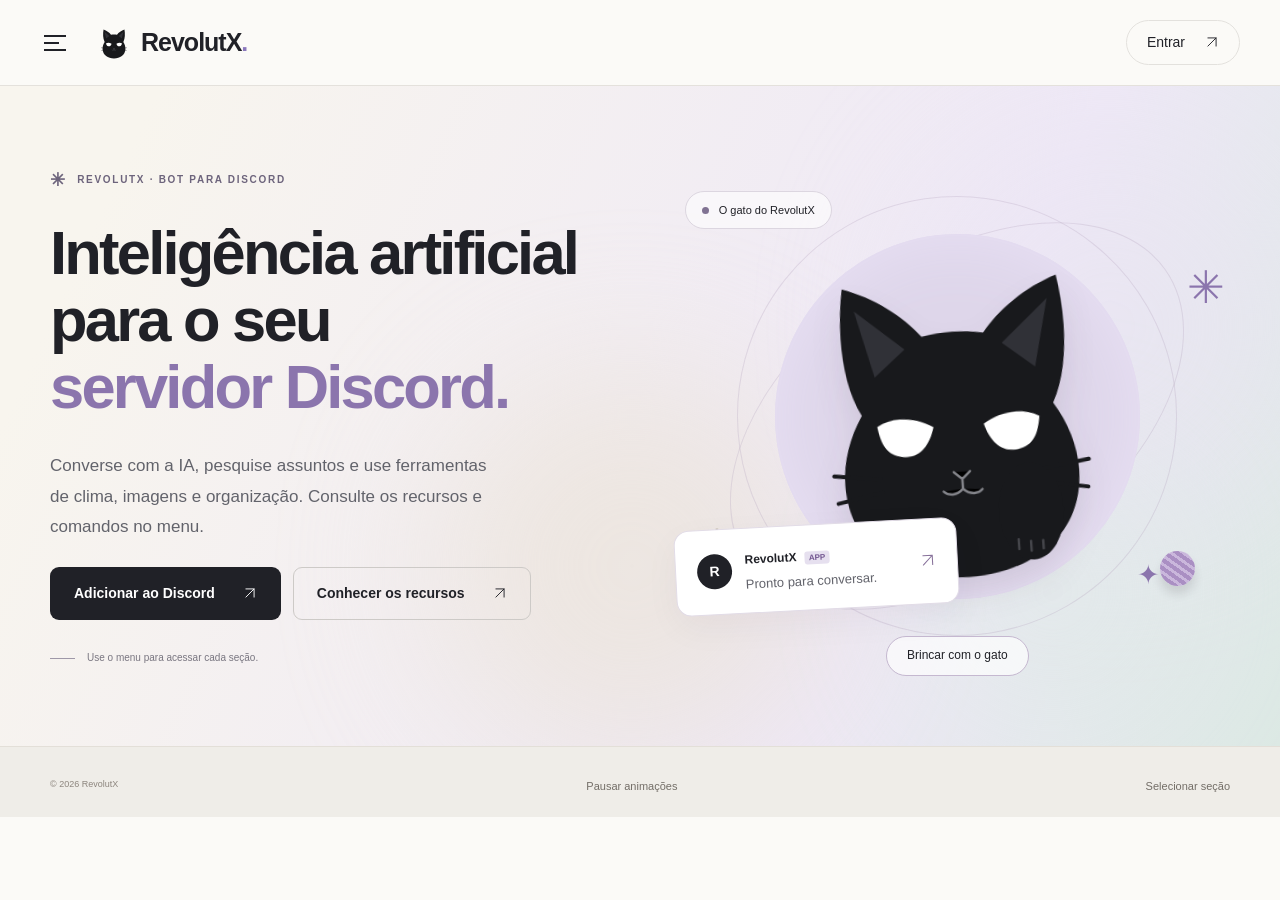
<file: index.html>
<!doctype html><html lang="pt-BR"><head><meta charset="utf-8"><meta name="viewport" content="width=device-width, initial-scale=1"><title>Conversa, conhecimento e comunidade · RevolutX</title><meta name="description" content="Conheça o RevolutX, assistente para Discord com conversa, estudo, pesquisa, clima e ferramentas para o seu servidor."><meta name="theme-color" content="#17181b"><link rel="canonical" href="https://revolutxbot.netlify.app/"><meta property="og:title" content="Conversa, conhecimento e comunidade · RevolutX"><meta property="og:description" content="Conheça o RevolutX, assistente para Discord com conversa, estudo, pesquisa, clima e ferramentas para o seu servidor."><meta property="og:image" content="https://revolutxbot.netlify.app/assets/gato.svg"><link rel="icon" href="assets/gato.svg" type="image/svg+xml"><link rel="stylesheet" href="styles.css"><script src="script.js" defer></script></head><body class="page-index"><a class="skip" href="#conteudo">Pular para o conteúdo</a><header class="topbar"><div class="navwrap"><button class="menu-toggle" title="Selecionar seção" aria-label="Abrir menu" aria-controls="navigation" aria-expanded="false"><span></span><span></span><span></span></button><a class="brand" href="index.html"><img src="assets/gato.svg" alt="" width="38" height="38">RevolutX<span class="brand-period">.</span></a><nav class="desktop-nav" aria-label="Navegação principal"><a href="index.html" aria-current="page">Início</a><a href="recursos.html">Recursos</a><a href="comandos.html">Comandos</a><a href="configurar.html">Configuração</a><a href="ajuda.html">Central de ajuda</a></nav><a class="login-link" href="acesso.html">Entrar <span aria-hidden="true"><svg class="arrow-icon" viewBox="0 0 24 24" aria-hidden="true"><path d="M5 19 19 5M5 5h14v14"/></svg></span></a></div></header><dialog id="navigation" class="drawer" aria-labelledby="menu-title"><div class="drawer-head"><span id="menu-title" class="brand">RevolutX.</span><button class="icon-button" data-close aria-label="Fechar menu">×</button></div><p class="eyebrow">EXPLORE O REVOLUTX</p><nav aria-label="Menu completo"><a href="index.html" aria-current="page">Início</a><a href="recursos.html">Recursos</a><a href="comandos.html">Comandos</a><a href="configurar.html">Configuração</a><a href="ajuda.html">Central de ajuda</a><a href="recursos.html#conversa">Conversa e memória</a><a href="recursos.html#estudos">Estudo e pesquisa</a><a href="recursos.html#clima">Previsão do tempo</a><a href="recursos.html#imagens">Imagens</a><a href="recursos.html#servidor">Seu servidor</a><a href="acesso.html">Sua conta</a><a href="privacidade.html">Dados e privacidade</a><a href="https://github.com/discord-bt/revolutx">Documentação pública <svg class="arrow-icon" viewBox="0 0 24 24" aria-hidden="true"><path d="M5 19 19 5M5 5h14v14"/></svg></a></nav><div class="drawer-foot"><a class="button primary" href="https://discord.com/oauth2/authorize?client_id=1487512494674153793&amp;permissions=8&amp;integration_type=0&amp;scope=bot%20applications.commands">Adicionar ao Discord<span aria-hidden="true"><svg class="arrow-icon" viewBox="0 0 24 24" aria-hidden="true"><path d="M5 19 19 5M5 5h14v14"/></svg></span></a></div></dialog><main id="conteudo"><section class="hero"><div class="ambient" aria-hidden="true"><i></i><i></i><i></i></div><div class="wrap hero-grid"><div class="hero-copy"><p class="eyebrow"><span class="tiny-star">✳</span> REVOLUTX · BOT PARA DISCORD</p><h1>Inteligência artificial<br>para o seu<br><em>servidor Discord.</em></h1><p>Converse com a IA, pesquise assuntos e use ferramentas de clima, imagens e organização. Consulte os recursos e comandos no menu.</p><div class="actions"><a class="button primary" href="https://discord.com/oauth2/authorize?client_id=1487512494674153793&amp;permissions=8&amp;integration_type=0&amp;scope=bot%20applications.commands">Adicionar ao Discord<span aria-hidden="true"><svg class="arrow-icon" viewBox="0 0 24 24" aria-hidden="true"><path d="M5 19 19 5M5 5h14v14"/></svg></span></a><a class="button secondary" href="recursos.html">Conhecer os recursos<span aria-hidden="true"><svg class="arrow-icon" viewBox="0 0 24 24" aria-hidden="true"><path d="M5 19 19 5M5 5h14v14"/></svg></span></a></div><div class="hero-caption"><span class="line"></span> Use o menu para acessar cada seção.</div></div><div class="mascot-scene"><div class="scene-orbit orbit-one"></div><div class="scene-orbit orbit-two"></div><span class="spark s1">✳</span><span class="spark s2">+</span><span class="spark s3">✦</span><div class="scene-label"><span class="small-dot"></span> O gato do RevolutX</div><div class="mascot-disc"><svg class="playful-cat" viewBox="0 0 480 480" role="img" aria-label="Gato preto do RevolutX, com olhos brancos"><g class="cat-head"><path d="M122 228C99 185 99 120 108 71c39 13 73 38 94 65 25-5 51-5 76 0 21-27 55-52 94-65 9 49 9 114-14 157 18 28 28 60 26 92-4 74-67 115-144 115S100 394 96 320c-2-32 8-64 26-92Z" fill="#18191C"/><path d="m121 99 20 83 39-32-59-51Zm238 0-20 83-39-32 59-51Z" fill="#303137"/><g class="cat-eyes"><path d="M140 243c21-12 48-8 69 5-7 24-20 37-40 34-20-3-26-18-29-39Zm200 0c-21-12-48-8-69 5 7 24 20 37 40 34 20-3 26-18 29-39Z" fill="#fff"/></g><path d="m230 305 10 9 10-9M240 315v11m0 0c-8 8-18 8-24 2m24-2c8 8 18 8 24 2" stroke="#84858B" stroke-width="3" stroke-linecap="round"/><path d="m140 308-57-8m59 24-56 10m254-26 57-8m-59 24 56 10" stroke="#18191C" stroke-width="5" stroke-linecap="round"/></g><g class="cat-paw"><ellipse cx="322" cy="359" rx="40" ry="60" fill="#18191c"/><path d="M304 393v12m15-9v12m15-12v10" stroke="#45464b" stroke-width="3" stroke-linecap="round"/></g></svg></div><div class="scene-chat"><span class="mini-avatar">R</span><div><strong>RevolutX <small>APP</small></strong><p>Pronto para conversar.</p></div><span class="chat-mark"><svg class="arrow-icon" viewBox="0 0 24 24" aria-hidden="true"><path d="M5 19 19 5M5 5h14v14"/></svg></span></div><span class="toy-ball" aria-hidden="true"></span><button class="cat-play" type="button">Brincar com o gato</button></div></div></section></main><footer><div class="wrap footer-grid"><div><a class="brand" href="index.html"><img src="assets/gato.svg" alt="" width="42" height="42">RevolutX.</a><p>Conversa, conhecimento e cuidado<br>com a sua comunidade.</p><small>Documentação e acesso ao bot.</small></div><div><h3>Explore</h3><a href="recursos.html">Recursos</a><a href="comandos.html">Comandos</a><a href="configurar.html">Primeiros passos</a></div><div><h3>Encontre ajuda</h3><a href="ajuda.html">Perguntas frequentes</a><a href="privacidade.html">Dados e privacidade</a><a href="https://github.com/discord-bt/revolutx">Documentação pública <svg class="arrow-icon" viewBox="0 0 24 24" aria-hidden="true"><path d="M5 19 19 5M5 5h14v14"/></svg></a></div><div><h3>Seu servidor</h3><a href="https://discord.com/oauth2/authorize?client_id=1487512494674153793&amp;permissions=8&amp;integration_type=0&amp;scope=bot%20applications.commands">Adicionar ao Discord <svg class="arrow-icon" viewBox="0 0 24 24" aria-hidden="true"><path d="M5 19 19 5M5 5h14v14"/></svg></a><a href="acesso.html">Acessar sua conta</a></div></div><div class="wrap footer-bottom"><span>© 2026 RevolutX</span><button id="motion-toggle" class="text-button" aria-pressed="false">Pausar animações</button><button class="text-button" data-open-menu>Selecionar seção</button></div></footer><div id="toast" role="status" aria-live="polite"></div></body></html>
</file>
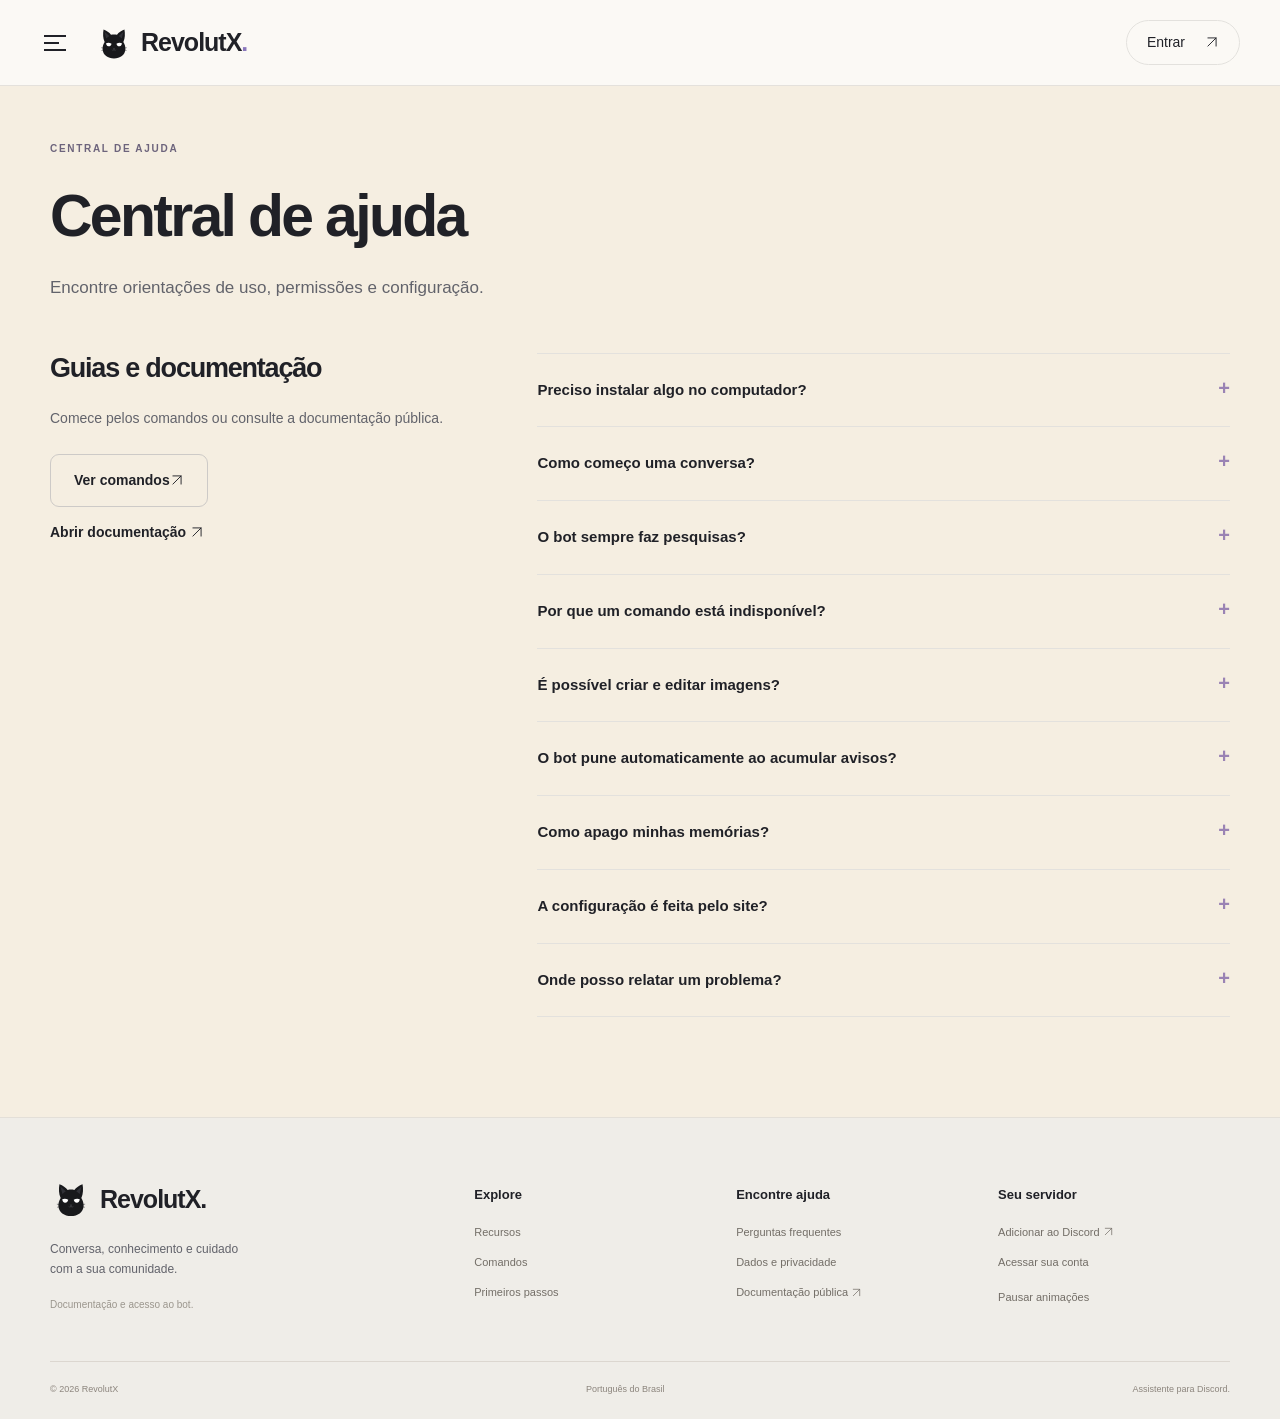
<file: ajuda.html>
<!doctype html><html lang="pt-BR"><head><meta charset="utf-8"><meta name="viewport" content="width=device-width, initial-scale=1"><title>Central de ajuda · RevolutX</title><meta name="description" content="Perguntas frequentes e orientações para usar o RevolutX no Discord."><meta name="theme-color" content="#17181b"><link rel="canonical" href="https://revolutxbot.netlify.app/ajuda.html"><meta property="og:title" content="Central de ajuda · RevolutX"><meta property="og:description" content="Perguntas frequentes e orientações para usar o RevolutX no Discord."><meta property="og:image" content="https://revolutxbot.netlify.app/assets/gato.svg"><link rel="icon" href="assets/gato.svg" type="image/svg+xml"><link rel="stylesheet" href="styles.css"><script src="script.js" defer></script></head><body class="page-ajuda"><a class="skip" href="#conteudo">Pular para o conteúdo</a><header class="topbar"><div class="navwrap"><button class="menu-toggle" title="Selecionar seção" aria-label="Abrir menu" aria-controls="navigation" aria-expanded="false"><span></span><span></span><span></span></button><a class="brand" href="index.html"><img src="assets/gato.svg" alt="" width="38" height="38">RevolutX<span class="brand-period">.</span></a><nav class="desktop-nav" aria-label="Navegação principal"><a href="index.html">Início</a><a href="recursos.html">Recursos</a><a href="comandos.html">Comandos</a><a href="configurar.html">Configuração</a><a href="ajuda.html" aria-current="page">Central de ajuda</a></nav><a class="login-link" href="acesso.html">Entrar <span aria-hidden="true"><svg class="arrow-icon" viewBox="0 0 24 24" aria-hidden="true"><path d="M5 19 19 5M5 5h14v14"/></svg></span></a></div></header><dialog id="navigation" class="drawer" aria-labelledby="menu-title"><div class="drawer-head"><span id="menu-title" class="brand">RevolutX.</span><button class="icon-button" data-close aria-label="Fechar menu">×</button></div><p class="eyebrow">EXPLORE O REVOLUTX</p><nav aria-label="Menu completo"><a href="index.html">Início</a><a href="recursos.html">Recursos</a><a href="comandos.html">Comandos</a><a href="configurar.html">Configuração</a><a href="ajuda.html" aria-current="page">Central de ajuda</a><a href="recursos.html#conversa">Conversa e memória</a><a href="recursos.html#estudos">Estudo e pesquisa</a><a href="recursos.html#clima">Previsão do tempo</a><a href="recursos.html#imagens">Imagens</a><a href="recursos.html#servidor">Seu servidor</a><a href="acesso.html">Sua conta</a><a href="privacidade.html">Dados e privacidade</a><a href="https://github.com/discord-bt/revolutx">Documentação pública <svg class="arrow-icon" viewBox="0 0 24 24" aria-hidden="true"><path d="M5 19 19 5M5 5h14v14"/></svg></a></nav><div class="drawer-foot"><a class="button primary" href="https://discord.com/oauth2/authorize?client_id=1487512494674153793&amp;permissions=8&amp;integration_type=0&amp;scope=bot%20applications.commands">Adicionar ao Discord<span aria-hidden="true"><svg class="arrow-icon" viewBox="0 0 24 24" aria-hidden="true"><path d="M5 19 19 5M5 5h14v14"/></svg></span></a></div></dialog><main id="conteudo"><section class="page-intro wrap"><p class="eyebrow">CENTRAL DE AJUDA</p><h1>Central de ajuda</h1><p class="lead">Encontre orientações de uso, permissões e configuração.</p></section><section class="wrap faq-layout"><aside><h2>Guias e documentação</h2><p>Comece pelos comandos ou consulte a documentação pública.</p><a class="button secondary" href="comandos.html">Ver comandos<span aria-hidden="true"><svg class="arrow-icon" viewBox="0 0 24 24" aria-hidden="true"><path d="M5 19 19 5M5 5h14v14"/></svg></span></a><a class="text-link" href="https://github.com/discord-bt/revolutx">Abrir documentação <svg class="arrow-icon" viewBox="0 0 24 24" aria-hidden="true"><path d="M5 19 19 5M5 5h14v14"/></svg></a></aside><div class="faq-list"><details><summary>Preciso instalar algo no computador?<span aria-hidden="true">+</span></summary><p>Não. Adicione o bot ao servidor pelo convite oficial e use os comandos dentro do Discord.</p></details><details><summary>Como começo uma conversa?<span aria-hidden="true">+</span></summary><p>Mencione o RevolutX e escreva sua mensagem. Para continuar o assunto, responda a uma mensagem dele. A equipe também pode ativar conversa automática em canais específicos.</p></details><details><summary>O bot sempre faz pesquisas?<span aria-hidden="true">+</span></summary><p>Não. Para uma consulta externa, peça explicitamente uma pesquisa. As fontes aparecem quando são recuperadas. Perguntas simples podem receber respostas breves, sem pesquisa extensa.</p></details><details><summary>Por que um comando está indisponível?<span aria-hidden="true">+</span></summary><p>Confira as permissões do canal, a menção e os argumentos. Recursos externos também podem ficar indisponíveis. Informe à equipe o comando usado e a mensagem recebida.</p></details><details><summary>É possível criar e editar imagens?<span aria-hidden="true">+</span></summary><p>A criação depende do serviço habilitado. As edições simples incluem cinza, espelho, giro e redução. Editar um anexo por instruções exige um serviço compatível e pode não estar disponível.</p></details><details><summary>O bot pune automaticamente ao acumular avisos?<span aria-hidden="true">+</span></summary><p>Não. Os avisos são registros de moderação. Atingir uma quantidade de avisos não aplica automaticamente mute, kick ou ban.</p></details><details><summary>Como apago minhas memórias?<span aria-hidden="true">+</span></summary><p>Use /memoria-ia para consultar e apagar memórias. /limpar-conversa limpa o histórico de conversa. Essas ações são distintas dos registros de moderação.</p></details><details><summary>A configuração é feita pelo site?<span aria-hidden="true">+</span></summary><p>As configurações do bot são aplicadas pelos comandos no Discord. O site reúne guias e prepara comandos para copiar. O acesso à conta, quando habilitado, ajuda a localizar servidores que você pode gerenciar.</p></details><details><summary>Onde posso relatar um problema?<span aria-hidden="true">+</span></summary><p>Procure a equipe do servidor onde usa o bot. Informe o comando, o resultado esperado e a mensagem de erro, sem publicar credenciais ou conversas privadas.</p></details></div></section></main><footer><div class="wrap footer-grid"><div><a class="brand" href="index.html"><img src="assets/gato.svg" alt="" width="42" height="42">RevolutX.</a><p>Conversa, conhecimento e cuidado<br>com a sua comunidade.</p><small>Documentação e acesso ao bot.</small></div><div><h3>Explore</h3><a href="recursos.html">Recursos</a><a href="comandos.html">Comandos</a><a href="configurar.html">Primeiros passos</a></div><div><h3>Encontre ajuda</h3><a href="ajuda.html">Perguntas frequentes</a><a href="privacidade.html">Dados e privacidade</a><a href="https://github.com/discord-bt/revolutx">Documentação pública <svg class="arrow-icon" viewBox="0 0 24 24" aria-hidden="true"><path d="M5 19 19 5M5 5h14v14"/></svg></a></div><div><h3>Seu servidor</h3><a href="https://discord.com/oauth2/authorize?client_id=1487512494674153793&amp;permissions=8&amp;integration_type=0&amp;scope=bot%20applications.commands">Adicionar ao Discord <svg class="arrow-icon" viewBox="0 0 24 24" aria-hidden="true"><path d="M5 19 19 5M5 5h14v14"/></svg></a><a href="acesso.html">Acessar sua conta</a><button id="motion-toggle" class="text-button" aria-pressed="false">Pausar animações</button></div></div><div class="wrap footer-bottom"><span>© 2026 RevolutX</span><span>Português do Brasil</span><span>Assistente para Discord.</span></div></footer><div id="toast" role="status" aria-live="polite"></div></body></html>
</file>
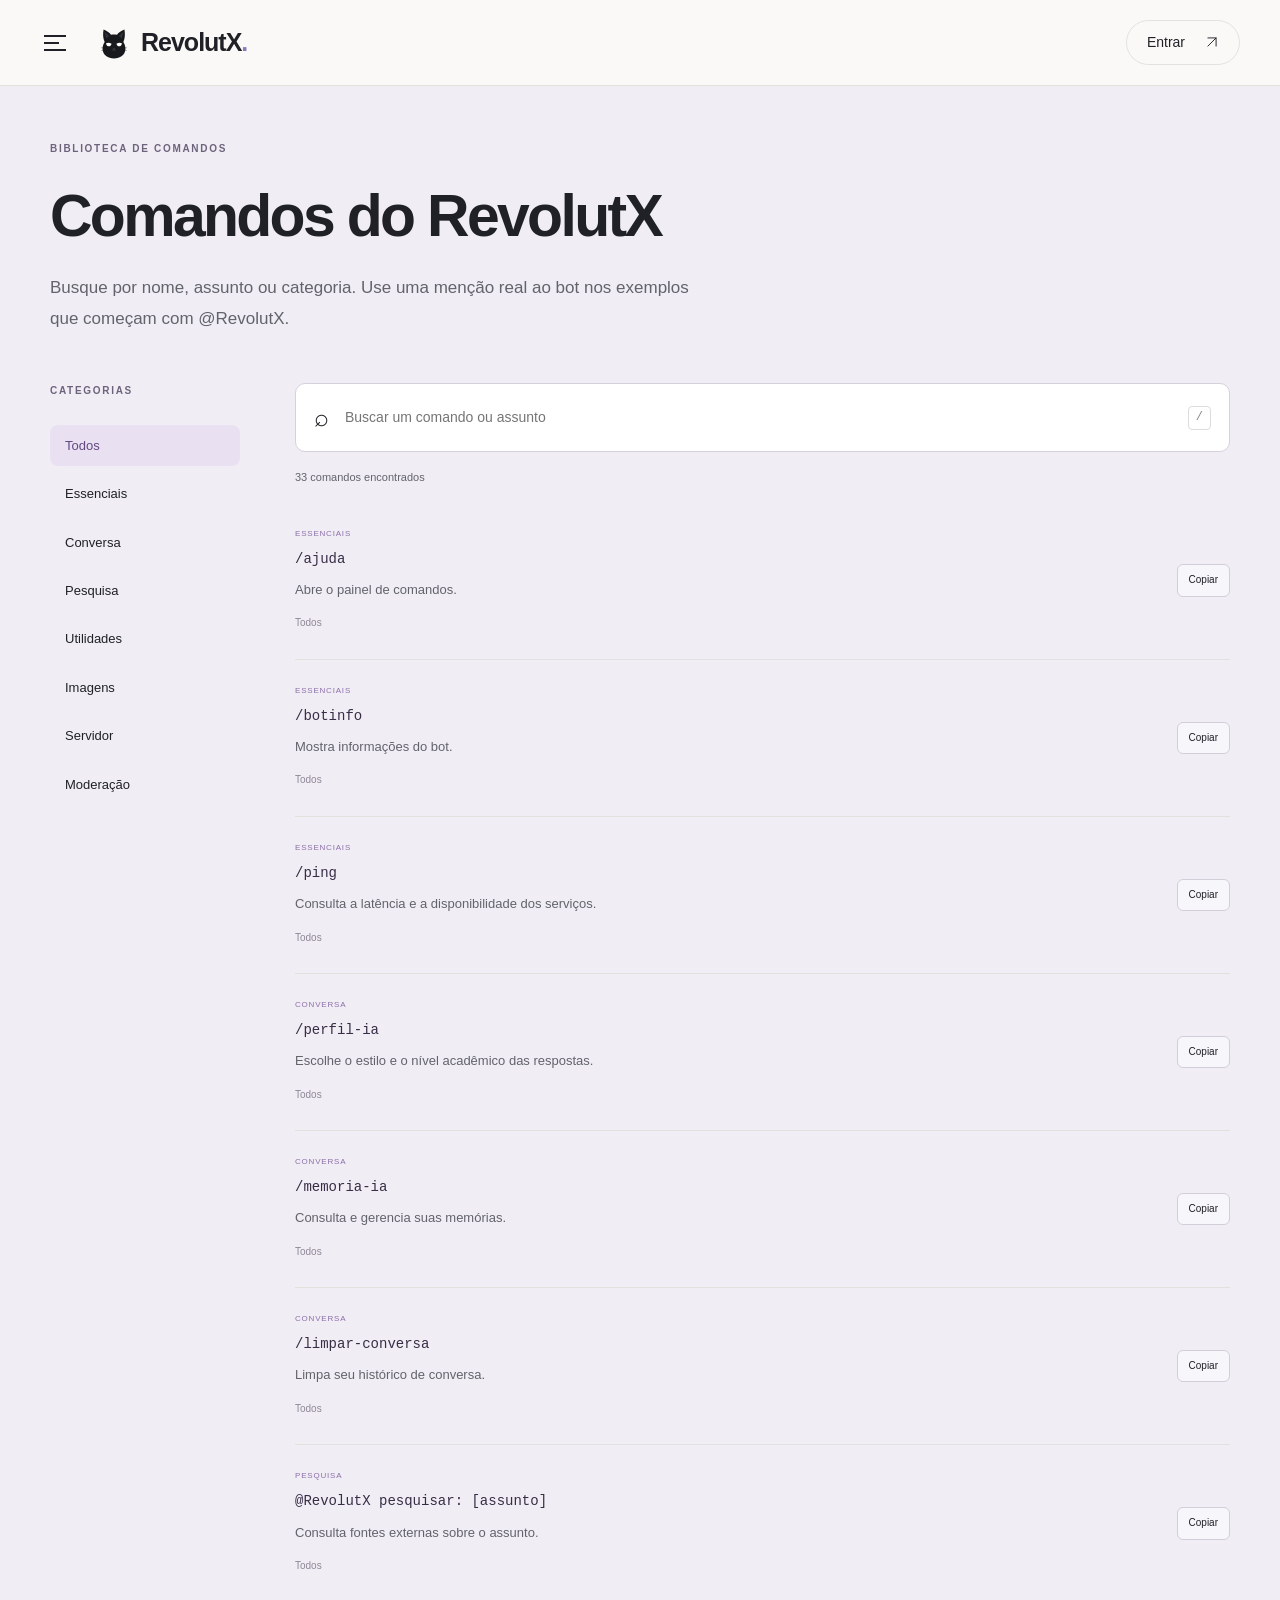
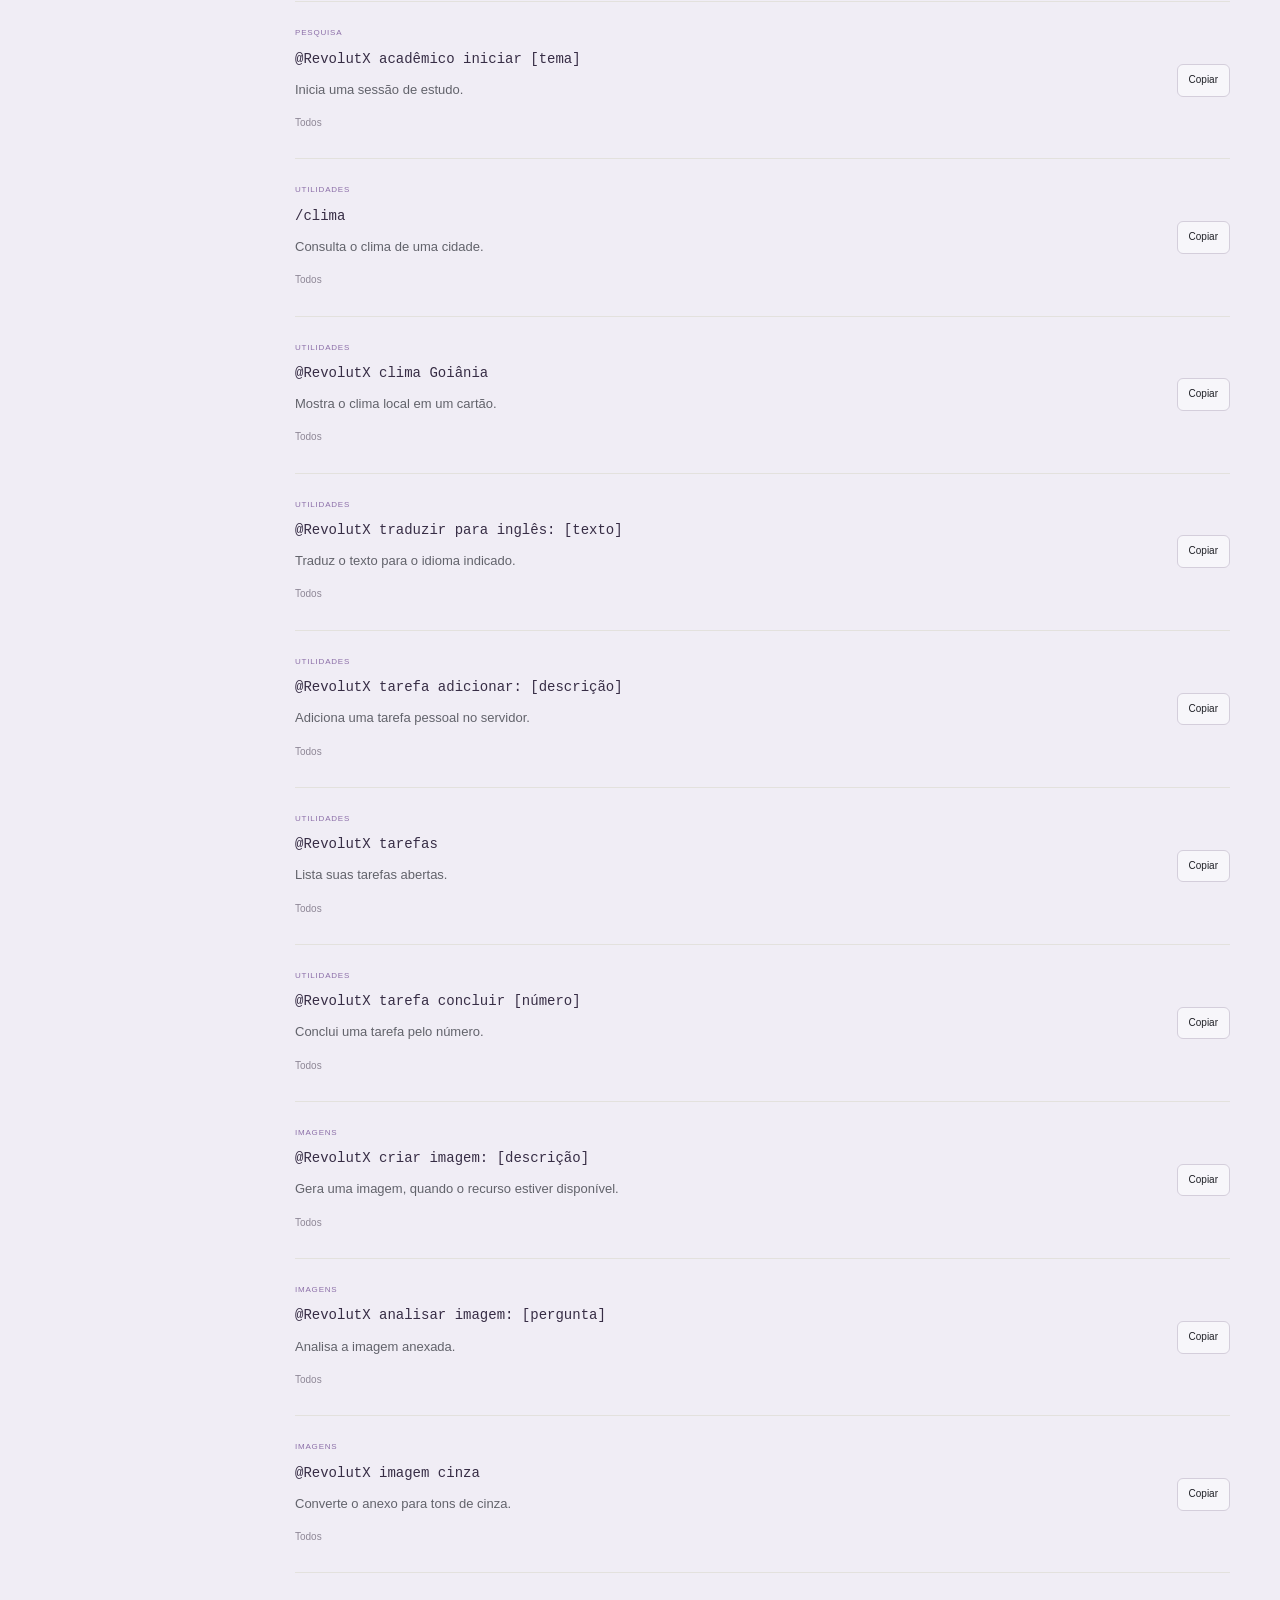
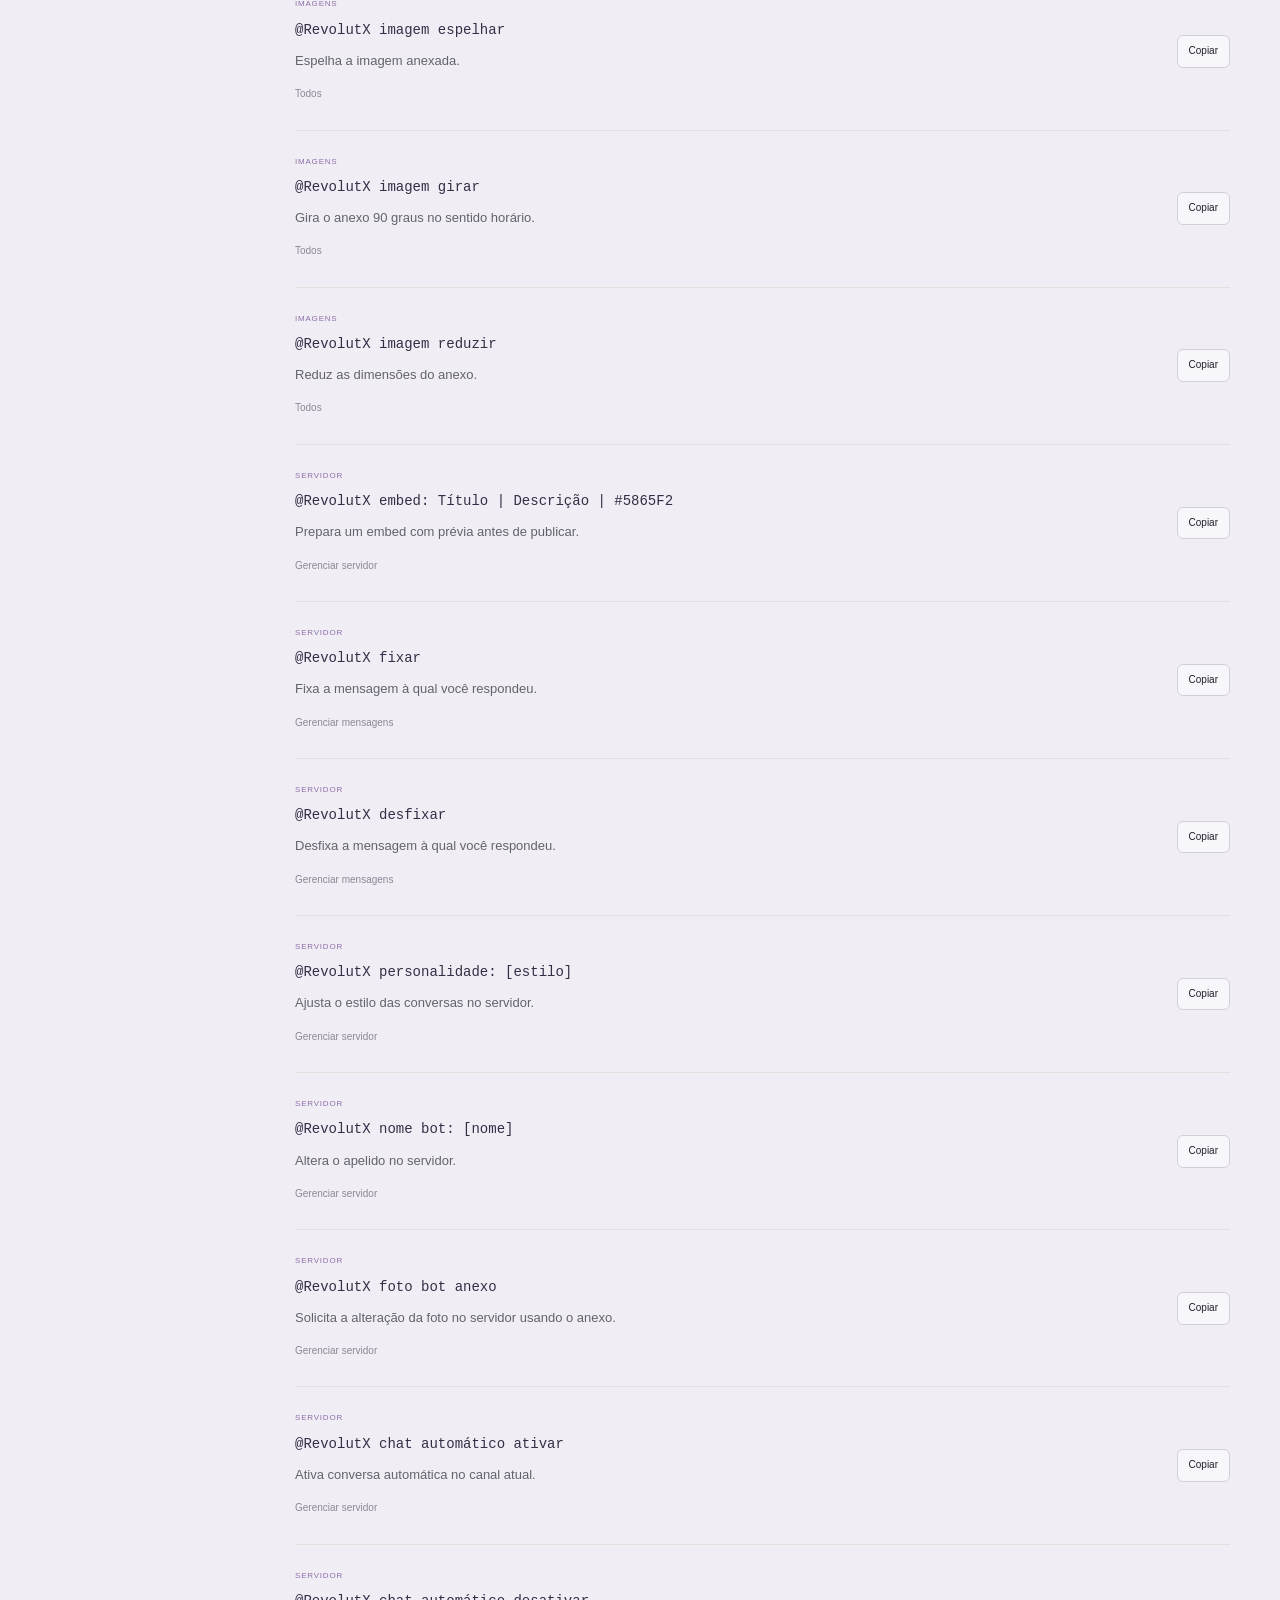
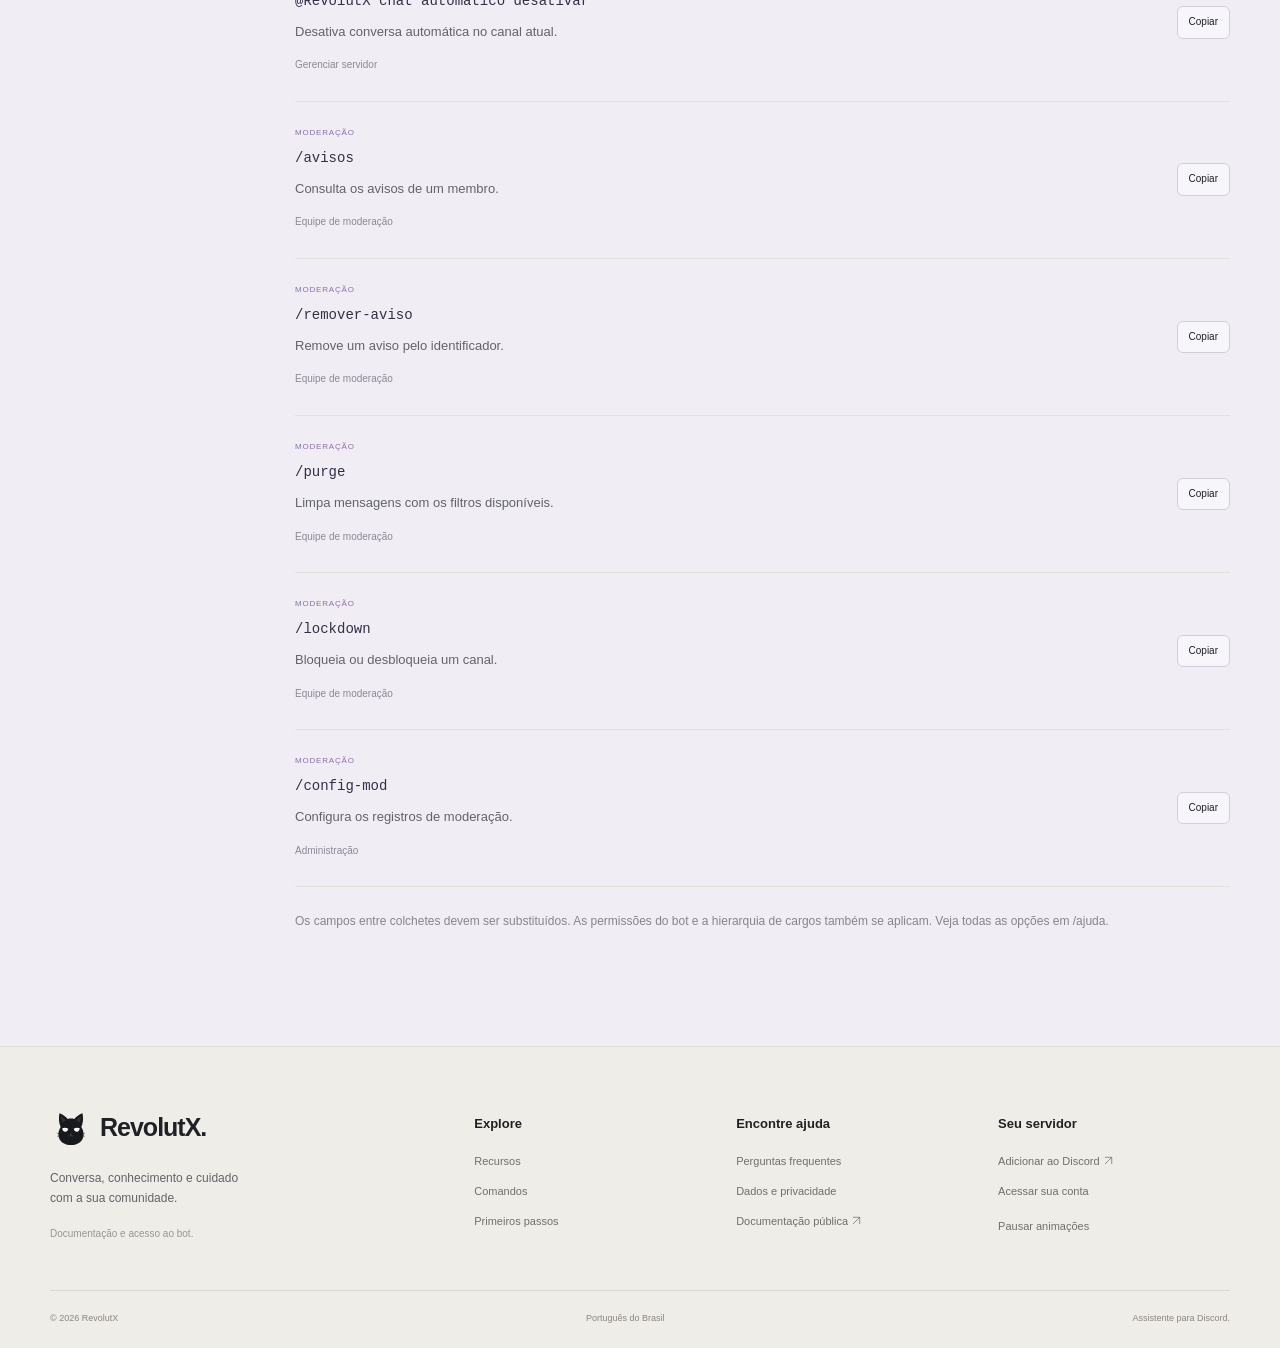
<file: comandos.html>
<!doctype html><html lang="pt-BR"><head><meta charset="utf-8"><meta name="viewport" content="width=device-width, initial-scale=1"><title>Comandos · RevolutX</title><meta name="description" content="Pesquise comandos de conversa, estudo, clima, imagens e administração do RevolutX."><meta name="theme-color" content="#17181b"><link rel="canonical" href="https://revolutxbot.netlify.app/comandos.html"><meta property="og:title" content="Comandos · RevolutX"><meta property="og:description" content="Pesquise comandos de conversa, estudo, clima, imagens e administração do RevolutX."><meta property="og:image" content="https://revolutxbot.netlify.app/assets/gato.svg"><link rel="icon" href="assets/gato.svg" type="image/svg+xml"><link rel="stylesheet" href="styles.css"><script src="script.js" defer></script></head><body class="page-comandos"><a class="skip" href="#conteudo">Pular para o conteúdo</a><header class="topbar"><div class="navwrap"><button class="menu-toggle" title="Selecionar seção" aria-label="Abrir menu" aria-controls="navigation" aria-expanded="false"><span></span><span></span><span></span></button><a class="brand" href="index.html"><img src="assets/gato.svg" alt="" width="38" height="38">RevolutX<span class="brand-period">.</span></a><nav class="desktop-nav" aria-label="Navegação principal"><a href="index.html">Início</a><a href="recursos.html">Recursos</a><a href="comandos.html" aria-current="page">Comandos</a><a href="configurar.html">Configuração</a><a href="ajuda.html">Central de ajuda</a></nav><a class="login-link" href="acesso.html">Entrar <span aria-hidden="true"><svg class="arrow-icon" viewBox="0 0 24 24" aria-hidden="true"><path d="M5 19 19 5M5 5h14v14"/></svg></span></a></div></header><dialog id="navigation" class="drawer" aria-labelledby="menu-title"><div class="drawer-head"><span id="menu-title" class="brand">RevolutX.</span><button class="icon-button" data-close aria-label="Fechar menu">×</button></div><p class="eyebrow">EXPLORE O REVOLUTX</p><nav aria-label="Menu completo"><a href="index.html">Início</a><a href="recursos.html">Recursos</a><a href="comandos.html" aria-current="page">Comandos</a><a href="configurar.html">Configuração</a><a href="ajuda.html">Central de ajuda</a><a href="recursos.html#conversa">Conversa e memória</a><a href="recursos.html#estudos">Estudo e pesquisa</a><a href="recursos.html#clima">Previsão do tempo</a><a href="recursos.html#imagens">Imagens</a><a href="recursos.html#servidor">Seu servidor</a><a href="acesso.html">Sua conta</a><a href="privacidade.html">Dados e privacidade</a><a href="https://github.com/discord-bt/revolutx">Documentação pública <svg class="arrow-icon" viewBox="0 0 24 24" aria-hidden="true"><path d="M5 19 19 5M5 5h14v14"/></svg></a></nav><div class="drawer-foot"><a class="button primary" href="https://discord.com/oauth2/authorize?client_id=1487512494674153793&amp;permissions=8&amp;integration_type=0&amp;scope=bot%20applications.commands">Adicionar ao Discord<span aria-hidden="true"><svg class="arrow-icon" viewBox="0 0 24 24" aria-hidden="true"><path d="M5 19 19 5M5 5h14v14"/></svg></span></a></div></dialog><main id="conteudo"><section class="page-intro wrap"><p class="eyebrow">BIBLIOTECA DE COMANDOS</p><h1>Comandos do RevolutX</h1><p class="lead">Busque por nome, assunto ou categoria. Use uma menção real ao bot nos exemplos que começam com @RevolutX.</p></section><section class="wrap commands-layout"><aside class="command-sidebar"><p class="eyebrow">CATEGORIAS</p><div class="filters"><button class="filter" data-filter="Todos" aria-pressed="true">Todos</button><button class="filter" data-filter="Essenciais" aria-pressed="false">Essenciais</button><button class="filter" data-filter="Conversa" aria-pressed="false">Conversa</button><button class="filter" data-filter="Pesquisa" aria-pressed="false">Pesquisa</button><button class="filter" data-filter="Utilidades" aria-pressed="false">Utilidades</button><button class="filter" data-filter="Imagens" aria-pressed="false">Imagens</button><button class="filter" data-filter="Servidor" aria-pressed="false">Servidor</button><button class="filter" data-filter="Moderação" aria-pressed="false">Moderação</button></div></aside><div><label class="search-box"><span aria-hidden="true">⌕</span><input id="command-search" type="search" placeholder="Buscar um comando ou assunto" aria-label="Buscar comandos"><kbd>/</kbd></label><p id="command-count" role="status"></p><div id="command-list"><article class="command-row" data-category="Essenciais"><div><span class="tag">Essenciais</span><code>/ajuda</code><p>Abre o painel de comandos.</p><small>Todos</small></div><button class="copy-button" data-copy="/ajuda" aria-label="Copiar /ajuda">Copiar</button></article><article class="command-row" data-category="Essenciais"><div><span class="tag">Essenciais</span><code>/botinfo</code><p>Mostra informações do bot.</p><small>Todos</small></div><button class="copy-button" data-copy="/botinfo" aria-label="Copiar /botinfo">Copiar</button></article><article class="command-row" data-category="Essenciais"><div><span class="tag">Essenciais</span><code>/ping</code><p>Consulta a latência e a disponibilidade dos serviços.</p><small>Todos</small></div><button class="copy-button" data-copy="/ping" aria-label="Copiar /ping">Copiar</button></article><article class="command-row" data-category="Conversa"><div><span class="tag">Conversa</span><code>/perfil-ia</code><p>Escolhe o estilo e o nível acadêmico das respostas.</p><small>Todos</small></div><button class="copy-button" data-copy="/perfil-ia" aria-label="Copiar /perfil-ia">Copiar</button></article><article class="command-row" data-category="Conversa"><div><span class="tag">Conversa</span><code>/memoria-ia</code><p>Consulta e gerencia suas memórias.</p><small>Todos</small></div><button class="copy-button" data-copy="/memoria-ia" aria-label="Copiar /memoria-ia">Copiar</button></article><article class="command-row" data-category="Conversa"><div><span class="tag">Conversa</span><code>/limpar-conversa</code><p>Limpa seu histórico de conversa.</p><small>Todos</small></div><button class="copy-button" data-copy="/limpar-conversa" aria-label="Copiar /limpar-conversa">Copiar</button></article><article class="command-row" data-category="Pesquisa"><div><span class="tag">Pesquisa</span><code>@RevolutX pesquisar: [assunto]</code><p>Consulta fontes externas sobre o assunto.</p><small>Todos</small></div><button class="copy-button" data-copy="@RevolutX pesquisar: [assunto]" aria-label="Copiar @RevolutX pesquisar: [assunto]">Copiar</button></article><article class="command-row" data-category="Pesquisa"><div><span class="tag">Pesquisa</span><code>@RevolutX acadêmico iniciar [tema]</code><p>Inicia uma sessão de estudo.</p><small>Todos</small></div><button class="copy-button" data-copy="@RevolutX acadêmico iniciar [tema]" aria-label="Copiar @RevolutX acadêmico iniciar [tema]">Copiar</button></article><article class="command-row" data-category="Utilidades"><div><span class="tag">Utilidades</span><code>/clima</code><p>Consulta o clima de uma cidade.</p><small>Todos</small></div><button class="copy-button" data-copy="/clima" aria-label="Copiar /clima">Copiar</button></article><article class="command-row" data-category="Utilidades"><div><span class="tag">Utilidades</span><code>@RevolutX clima Goiânia</code><p>Mostra o clima local em um cartão.</p><small>Todos</small></div><button class="copy-button" data-copy="@RevolutX clima Goiânia" aria-label="Copiar @RevolutX clima Goiânia">Copiar</button></article><article class="command-row" data-category="Utilidades"><div><span class="tag">Utilidades</span><code>@RevolutX traduzir para inglês: [texto]</code><p>Traduz o texto para o idioma indicado.</p><small>Todos</small></div><button class="copy-button" data-copy="@RevolutX traduzir para inglês: [texto]" aria-label="Copiar @RevolutX traduzir para inglês: [texto]">Copiar</button></article><article class="command-row" data-category="Utilidades"><div><span class="tag">Utilidades</span><code>@RevolutX tarefa adicionar: [descrição]</code><p>Adiciona uma tarefa pessoal no servidor.</p><small>Todos</small></div><button class="copy-button" data-copy="@RevolutX tarefa adicionar: [descrição]" aria-label="Copiar @RevolutX tarefa adicionar: [descrição]">Copiar</button></article><article class="command-row" data-category="Utilidades"><div><span class="tag">Utilidades</span><code>@RevolutX tarefas</code><p>Lista suas tarefas abertas.</p><small>Todos</small></div><button class="copy-button" data-copy="@RevolutX tarefas" aria-label="Copiar @RevolutX tarefas">Copiar</button></article><article class="command-row" data-category="Utilidades"><div><span class="tag">Utilidades</span><code>@RevolutX tarefa concluir [número]</code><p>Conclui uma tarefa pelo número.</p><small>Todos</small></div><button class="copy-button" data-copy="@RevolutX tarefa concluir [número]" aria-label="Copiar @RevolutX tarefa concluir [número]">Copiar</button></article><article class="command-row" data-category="Imagens"><div><span class="tag">Imagens</span><code>@RevolutX criar imagem: [descrição]</code><p>Gera uma imagem, quando o recurso estiver disponível.</p><small>Todos</small></div><button class="copy-button" data-copy="@RevolutX criar imagem: [descrição]" aria-label="Copiar @RevolutX criar imagem: [descrição]">Copiar</button></article><article class="command-row" data-category="Imagens"><div><span class="tag">Imagens</span><code>@RevolutX analisar imagem: [pergunta]</code><p>Analisa a imagem anexada.</p><small>Todos</small></div><button class="copy-button" data-copy="@RevolutX analisar imagem: [pergunta]" aria-label="Copiar @RevolutX analisar imagem: [pergunta]">Copiar</button></article><article class="command-row" data-category="Imagens"><div><span class="tag">Imagens</span><code>@RevolutX imagem cinza</code><p>Converte o anexo para tons de cinza.</p><small>Todos</small></div><button class="copy-button" data-copy="@RevolutX imagem cinza" aria-label="Copiar @RevolutX imagem cinza">Copiar</button></article><article class="command-row" data-category="Imagens"><div><span class="tag">Imagens</span><code>@RevolutX imagem espelhar</code><p>Espelha a imagem anexada.</p><small>Todos</small></div><button class="copy-button" data-copy="@RevolutX imagem espelhar" aria-label="Copiar @RevolutX imagem espelhar">Copiar</button></article><article class="command-row" data-category="Imagens"><div><span class="tag">Imagens</span><code>@RevolutX imagem girar</code><p>Gira o anexo 90 graus no sentido horário.</p><small>Todos</small></div><button class="copy-button" data-copy="@RevolutX imagem girar" aria-label="Copiar @RevolutX imagem girar">Copiar</button></article><article class="command-row" data-category="Imagens"><div><span class="tag">Imagens</span><code>@RevolutX imagem reduzir</code><p>Reduz as dimensões do anexo.</p><small>Todos</small></div><button class="copy-button" data-copy="@RevolutX imagem reduzir" aria-label="Copiar @RevolutX imagem reduzir">Copiar</button></article><article class="command-row" data-category="Servidor"><div><span class="tag">Servidor</span><code>@RevolutX embed: Título | Descrição | #5865F2</code><p>Prepara um embed com prévia antes de publicar.</p><small>Gerenciar servidor</small></div><button class="copy-button" data-copy="@RevolutX embed: Título | Descrição | #5865F2" aria-label="Copiar @RevolutX embed: Título | Descrição | #5865F2">Copiar</button></article><article class="command-row" data-category="Servidor"><div><span class="tag">Servidor</span><code>@RevolutX fixar</code><p>Fixa a mensagem à qual você respondeu.</p><small>Gerenciar mensagens</small></div><button class="copy-button" data-copy="@RevolutX fixar" aria-label="Copiar @RevolutX fixar">Copiar</button></article><article class="command-row" data-category="Servidor"><div><span class="tag">Servidor</span><code>@RevolutX desfixar</code><p>Desfixa a mensagem à qual você respondeu.</p><small>Gerenciar mensagens</small></div><button class="copy-button" data-copy="@RevolutX desfixar" aria-label="Copiar @RevolutX desfixar">Copiar</button></article><article class="command-row" data-category="Servidor"><div><span class="tag">Servidor</span><code>@RevolutX personalidade: [estilo]</code><p>Ajusta o estilo das conversas no servidor.</p><small>Gerenciar servidor</small></div><button class="copy-button" data-copy="@RevolutX personalidade: [estilo]" aria-label="Copiar @RevolutX personalidade: [estilo]">Copiar</button></article><article class="command-row" data-category="Servidor"><div><span class="tag">Servidor</span><code>@RevolutX nome bot: [nome]</code><p>Altera o apelido no servidor.</p><small>Gerenciar servidor</small></div><button class="copy-button" data-copy="@RevolutX nome bot: [nome]" aria-label="Copiar @RevolutX nome bot: [nome]">Copiar</button></article><article class="command-row" data-category="Servidor"><div><span class="tag">Servidor</span><code>@RevolutX foto bot anexo</code><p>Solicita a alteração da foto no servidor usando o anexo.</p><small>Gerenciar servidor</small></div><button class="copy-button" data-copy="@RevolutX foto bot anexo" aria-label="Copiar @RevolutX foto bot anexo">Copiar</button></article><article class="command-row" data-category="Servidor"><div><span class="tag">Servidor</span><code>@RevolutX chat automático ativar</code><p>Ativa conversa automática no canal atual.</p><small>Gerenciar servidor</small></div><button class="copy-button" data-copy="@RevolutX chat automático ativar" aria-label="Copiar @RevolutX chat automático ativar">Copiar</button></article><article class="command-row" data-category="Servidor"><div><span class="tag">Servidor</span><code>@RevolutX chat automático desativar</code><p>Desativa conversa automática no canal atual.</p><small>Gerenciar servidor</small></div><button class="copy-button" data-copy="@RevolutX chat automático desativar" aria-label="Copiar @RevolutX chat automático desativar">Copiar</button></article><article class="command-row" data-category="Moderação"><div><span class="tag">Moderação</span><code>/avisos</code><p>Consulta os avisos de um membro.</p><small>Equipe de moderação</small></div><button class="copy-button" data-copy="/avisos" aria-label="Copiar /avisos">Copiar</button></article><article class="command-row" data-category="Moderação"><div><span class="tag">Moderação</span><code>/remover-aviso</code><p>Remove um aviso pelo identificador.</p><small>Equipe de moderação</small></div><button class="copy-button" data-copy="/remover-aviso" aria-label="Copiar /remover-aviso">Copiar</button></article><article class="command-row" data-category="Moderação"><div><span class="tag">Moderação</span><code>/purge</code><p>Limpa mensagens com os filtros disponíveis.</p><small>Equipe de moderação</small></div><button class="copy-button" data-copy="/purge" aria-label="Copiar /purge">Copiar</button></article><article class="command-row" data-category="Moderação"><div><span class="tag">Moderação</span><code>/lockdown</code><p>Bloqueia ou desbloqueia um canal.</p><small>Equipe de moderação</small></div><button class="copy-button" data-copy="/lockdown" aria-label="Copiar /lockdown">Copiar</button></article><article class="command-row" data-category="Moderação"><div><span class="tag">Moderação</span><code>/config-mod</code><p>Configura os registros de moderação.</p><small>Administração</small></div><button class="copy-button" data-copy="/config-mod" aria-label="Copiar /config-mod">Copiar</button></article></div><p id="no-results" hidden>Nenhum comando encontrado. Tente outro termo ou selecione todas as categorias.</p><p class="subtle">Os campos entre colchetes devem ser substituídos. As permissões do bot e a hierarquia de cargos também se aplicam. Veja todas as opções em /ajuda.</p></div></section></main><footer><div class="wrap footer-grid"><div><a class="brand" href="index.html"><img src="assets/gato.svg" alt="" width="42" height="42">RevolutX.</a><p>Conversa, conhecimento e cuidado<br>com a sua comunidade.</p><small>Documentação e acesso ao bot.</small></div><div><h3>Explore</h3><a href="recursos.html">Recursos</a><a href="comandos.html">Comandos</a><a href="configurar.html">Primeiros passos</a></div><div><h3>Encontre ajuda</h3><a href="ajuda.html">Perguntas frequentes</a><a href="privacidade.html">Dados e privacidade</a><a href="https://github.com/discord-bt/revolutx">Documentação pública <svg class="arrow-icon" viewBox="0 0 24 24" aria-hidden="true"><path d="M5 19 19 5M5 5h14v14"/></svg></a></div><div><h3>Seu servidor</h3><a href="https://discord.com/oauth2/authorize?client_id=1487512494674153793&amp;permissions=8&amp;integration_type=0&amp;scope=bot%20applications.commands">Adicionar ao Discord <svg class="arrow-icon" viewBox="0 0 24 24" aria-hidden="true"><path d="M5 19 19 5M5 5h14v14"/></svg></a><a href="acesso.html">Acessar sua conta</a><button id="motion-toggle" class="text-button" aria-pressed="false">Pausar animações</button></div></div><div class="wrap footer-bottom"><span>© 2026 RevolutX</span><span>Português do Brasil</span><span>Assistente para Discord.</span></div></footer><div id="toast" role="status" aria-live="polite"></div></body></html>
</file>
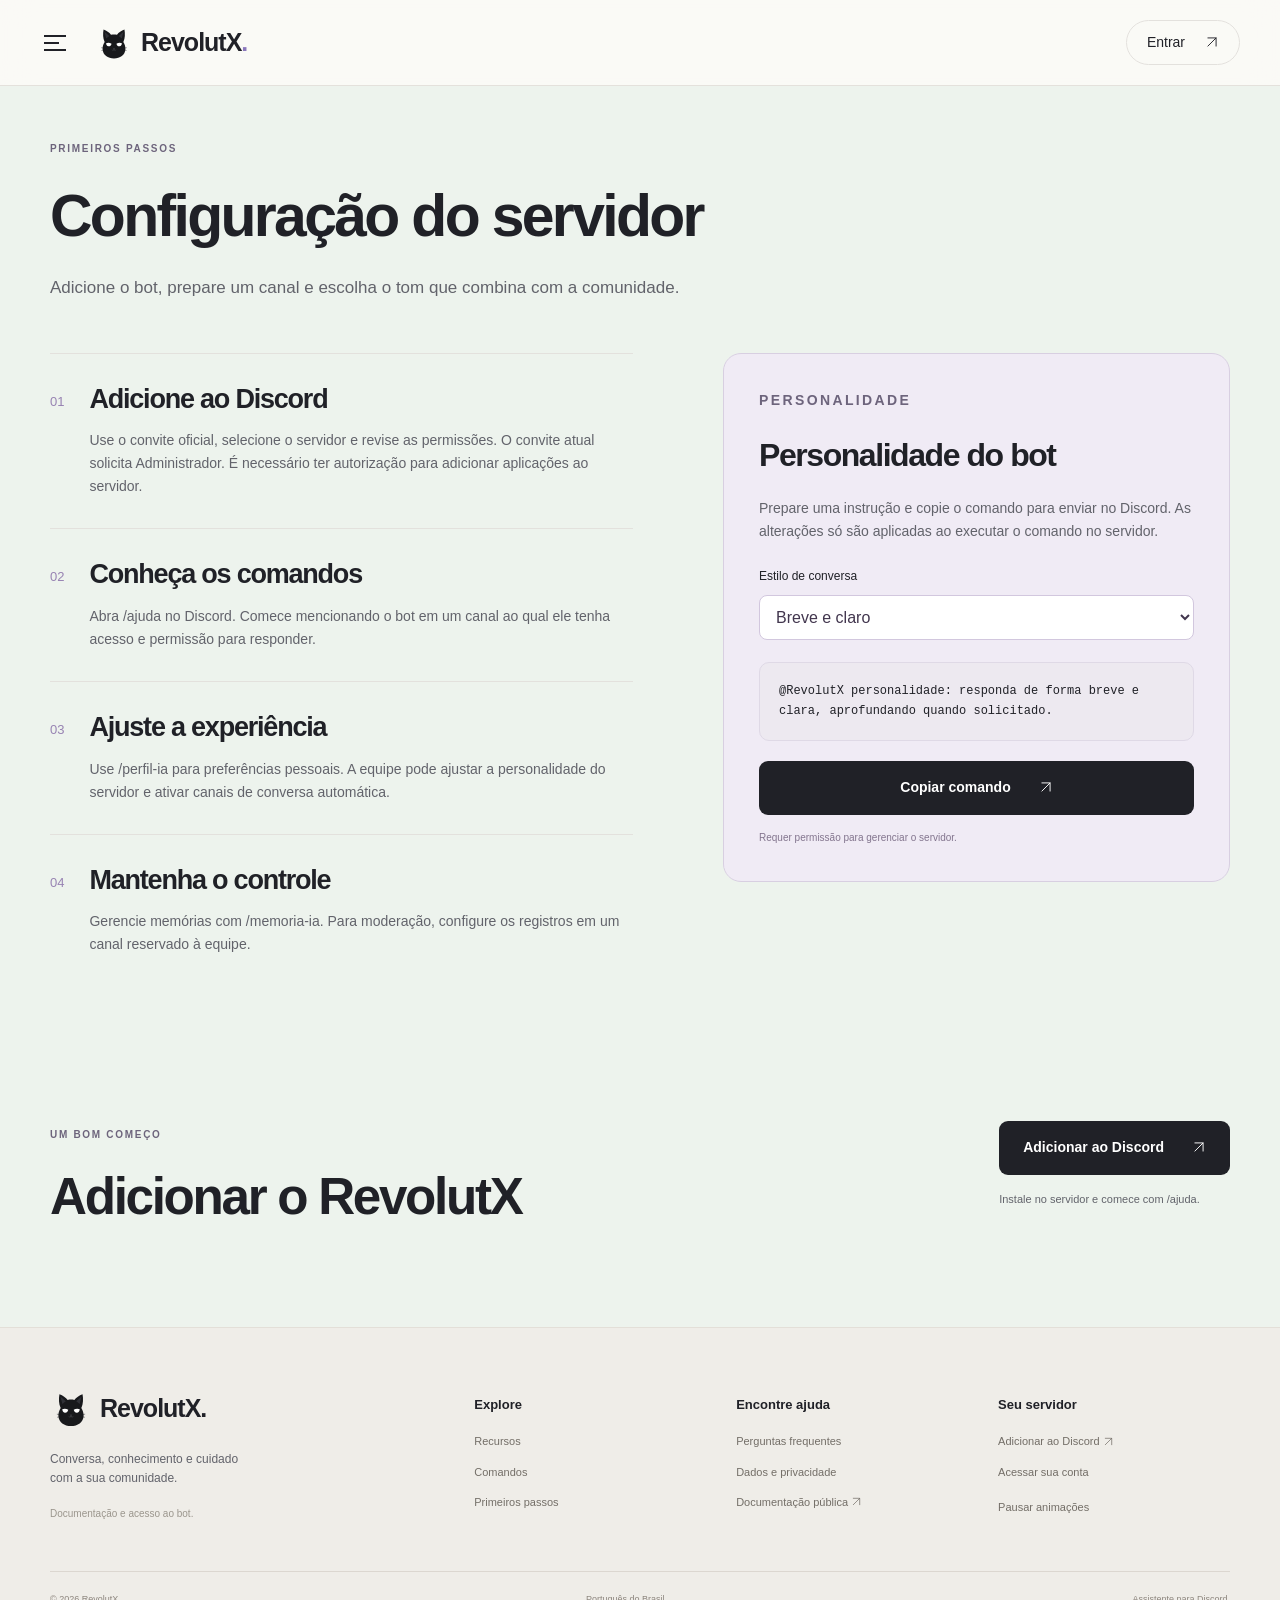
<file: configurar.html>
<!doctype html><html lang="pt-BR"><head><meta charset="utf-8"><meta name="viewport" content="width=device-width, initial-scale=1"><title>Configuração · RevolutX</title><meta name="description" content="Guia para adicionar o RevolutX e personalizar sua comunidade no Discord."><meta name="theme-color" content="#17181b"><link rel="canonical" href="https://revolutxbot.netlify.app/configurar.html"><meta property="og:title" content="Configuração · RevolutX"><meta property="og:description" content="Guia para adicionar o RevolutX e personalizar sua comunidade no Discord."><meta property="og:image" content="https://revolutxbot.netlify.app/assets/gato.svg"><link rel="icon" href="assets/gato.svg" type="image/svg+xml"><link rel="stylesheet" href="styles.css"><script src="script.js" defer></script></head><body class="page-configurar"><a class="skip" href="#conteudo">Pular para o conteúdo</a><header class="topbar"><div class="navwrap"><button class="menu-toggle" title="Selecionar seção" aria-label="Abrir menu" aria-controls="navigation" aria-expanded="false"><span></span><span></span><span></span></button><a class="brand" href="index.html"><img src="assets/gato.svg" alt="" width="38" height="38">RevolutX<span class="brand-period">.</span></a><nav class="desktop-nav" aria-label="Navegação principal"><a href="index.html">Início</a><a href="recursos.html">Recursos</a><a href="comandos.html">Comandos</a><a href="configurar.html" aria-current="page">Configuração</a><a href="ajuda.html">Central de ajuda</a></nav><a class="login-link" href="acesso.html">Entrar <span aria-hidden="true"><svg class="arrow-icon" viewBox="0 0 24 24" aria-hidden="true"><path d="M5 19 19 5M5 5h14v14"/></svg></span></a></div></header><dialog id="navigation" class="drawer" aria-labelledby="menu-title"><div class="drawer-head"><span id="menu-title" class="brand">RevolutX.</span><button class="icon-button" data-close aria-label="Fechar menu">×</button></div><p class="eyebrow">EXPLORE O REVOLUTX</p><nav aria-label="Menu completo"><a href="index.html">Início</a><a href="recursos.html">Recursos</a><a href="comandos.html">Comandos</a><a href="configurar.html" aria-current="page">Configuração</a><a href="ajuda.html">Central de ajuda</a><a href="recursos.html#conversa">Conversa e memória</a><a href="recursos.html#estudos">Estudo e pesquisa</a><a href="recursos.html#clima">Previsão do tempo</a><a href="recursos.html#imagens">Imagens</a><a href="recursos.html#servidor">Seu servidor</a><a href="acesso.html">Sua conta</a><a href="privacidade.html">Dados e privacidade</a><a href="https://github.com/discord-bt/revolutx">Documentação pública <svg class="arrow-icon" viewBox="0 0 24 24" aria-hidden="true"><path d="M5 19 19 5M5 5h14v14"/></svg></a></nav><div class="drawer-foot"><a class="button primary" href="https://discord.com/oauth2/authorize?client_id=1487512494674153793&amp;permissions=8&amp;integration_type=0&amp;scope=bot%20applications.commands">Adicionar ao Discord<span aria-hidden="true"><svg class="arrow-icon" viewBox="0 0 24 24" aria-hidden="true"><path d="M5 19 19 5M5 5h14v14"/></svg></span></a></div></dialog><main id="conteudo"><section class="page-intro wrap"><p class="eyebrow">PRIMEIROS PASSOS</p><h1>Configuração do servidor</h1><p class="lead">Adicione o bot, prepare um canal e escolha o tom que combina com a comunidade.</p></section><section class="wrap setup-grid"><div class="steps"><article><span class="step-number">01</span><div><h2>Adicione ao Discord</h2><p>Use o convite oficial, selecione o servidor e revise as permissões. O convite atual solicita Administrador. É necessário ter autorização para adicionar aplicações ao servidor.</p></div></article><article><span class="step-number">02</span><div><h2>Conheça os comandos</h2><p>Abra /ajuda no Discord. Comece mencionando o bot em um canal ao qual ele tenha acesso e permissão para responder.</p></div></article><article><span class="step-number">03</span><div><h2>Ajuste a experiência</h2><p>Use /perfil-ia para preferências pessoais. A equipe pode ajustar a personalidade do servidor e ativar canais de conversa automática.</p></div></article><article><span class="step-number">04</span><div><h2>Mantenha o controle</h2><p>Gerencie memórias com /memoria-ia. Para moderação, configure os registros em um canal reservado à equipe.</p></div></article></div><aside class="setup-card"><p class="eyebrow">PERSONALIDADE</p><h2>Personalidade do bot</h2><p>Prepare uma instrução e copie o comando para enviar no Discord. As alterações só são aplicadas ao executar o comando no servidor.</p><label for="tone">Estilo de conversa</label><select id="tone"><option value="breve">Breve e claro</option><option value="acolhedor">Acolhedor e natural</option><option value="academico">Voltado aos estudos</option></select><div class="command-example"><code id="tone-command">@RevolutX personalidade: responda de forma breve e clara, aprofundando quando solicitado.</code></div><button class="button primary" id="copy-tone">Copiar comando <span><svg class="arrow-icon" viewBox="0 0 24 24" aria-hidden="true"><path d="M5 19 19 5M5 5h14v14"/></svg></span></button><small>Requer permissão para gerenciar o servidor.</small></aside></section><section class="wrap end-cta"><div><p class="eyebrow">UM BOM COMEÇO</p><h2>Adicionar o RevolutX</h2></div><div><a class="button primary" href="https://discord.com/oauth2/authorize?client_id=1487512494674153793&amp;permissions=8&amp;integration_type=0&amp;scope=bot%20applications.commands">Adicionar ao Discord<span aria-hidden="true"><svg class="arrow-icon" viewBox="0 0 24 24" aria-hidden="true"><path d="M5 19 19 5M5 5h14v14"/></svg></span></a><p>Instale no servidor e comece com /ajuda.</p></div></section></main><footer><div class="wrap footer-grid"><div><a class="brand" href="index.html"><img src="assets/gato.svg" alt="" width="42" height="42">RevolutX.</a><p>Conversa, conhecimento e cuidado<br>com a sua comunidade.</p><small>Documentação e acesso ao bot.</small></div><div><h3>Explore</h3><a href="recursos.html">Recursos</a><a href="comandos.html">Comandos</a><a href="configurar.html">Primeiros passos</a></div><div><h3>Encontre ajuda</h3><a href="ajuda.html">Perguntas frequentes</a><a href="privacidade.html">Dados e privacidade</a><a href="https://github.com/discord-bt/revolutx">Documentação pública <svg class="arrow-icon" viewBox="0 0 24 24" aria-hidden="true"><path d="M5 19 19 5M5 5h14v14"/></svg></a></div><div><h3>Seu servidor</h3><a href="https://discord.com/oauth2/authorize?client_id=1487512494674153793&amp;permissions=8&amp;integration_type=0&amp;scope=bot%20applications.commands">Adicionar ao Discord <svg class="arrow-icon" viewBox="0 0 24 24" aria-hidden="true"><path d="M5 19 19 5M5 5h14v14"/></svg></a><a href="acesso.html">Acessar sua conta</a><button id="motion-toggle" class="text-button" aria-pressed="false">Pausar animações</button></div></div><div class="wrap footer-bottom"><span>© 2026 RevolutX</span><span>Português do Brasil</span><span>Assistente para Discord.</span></div></footer><div id="toast" role="status" aria-live="polite"></div></body></html>
</file>
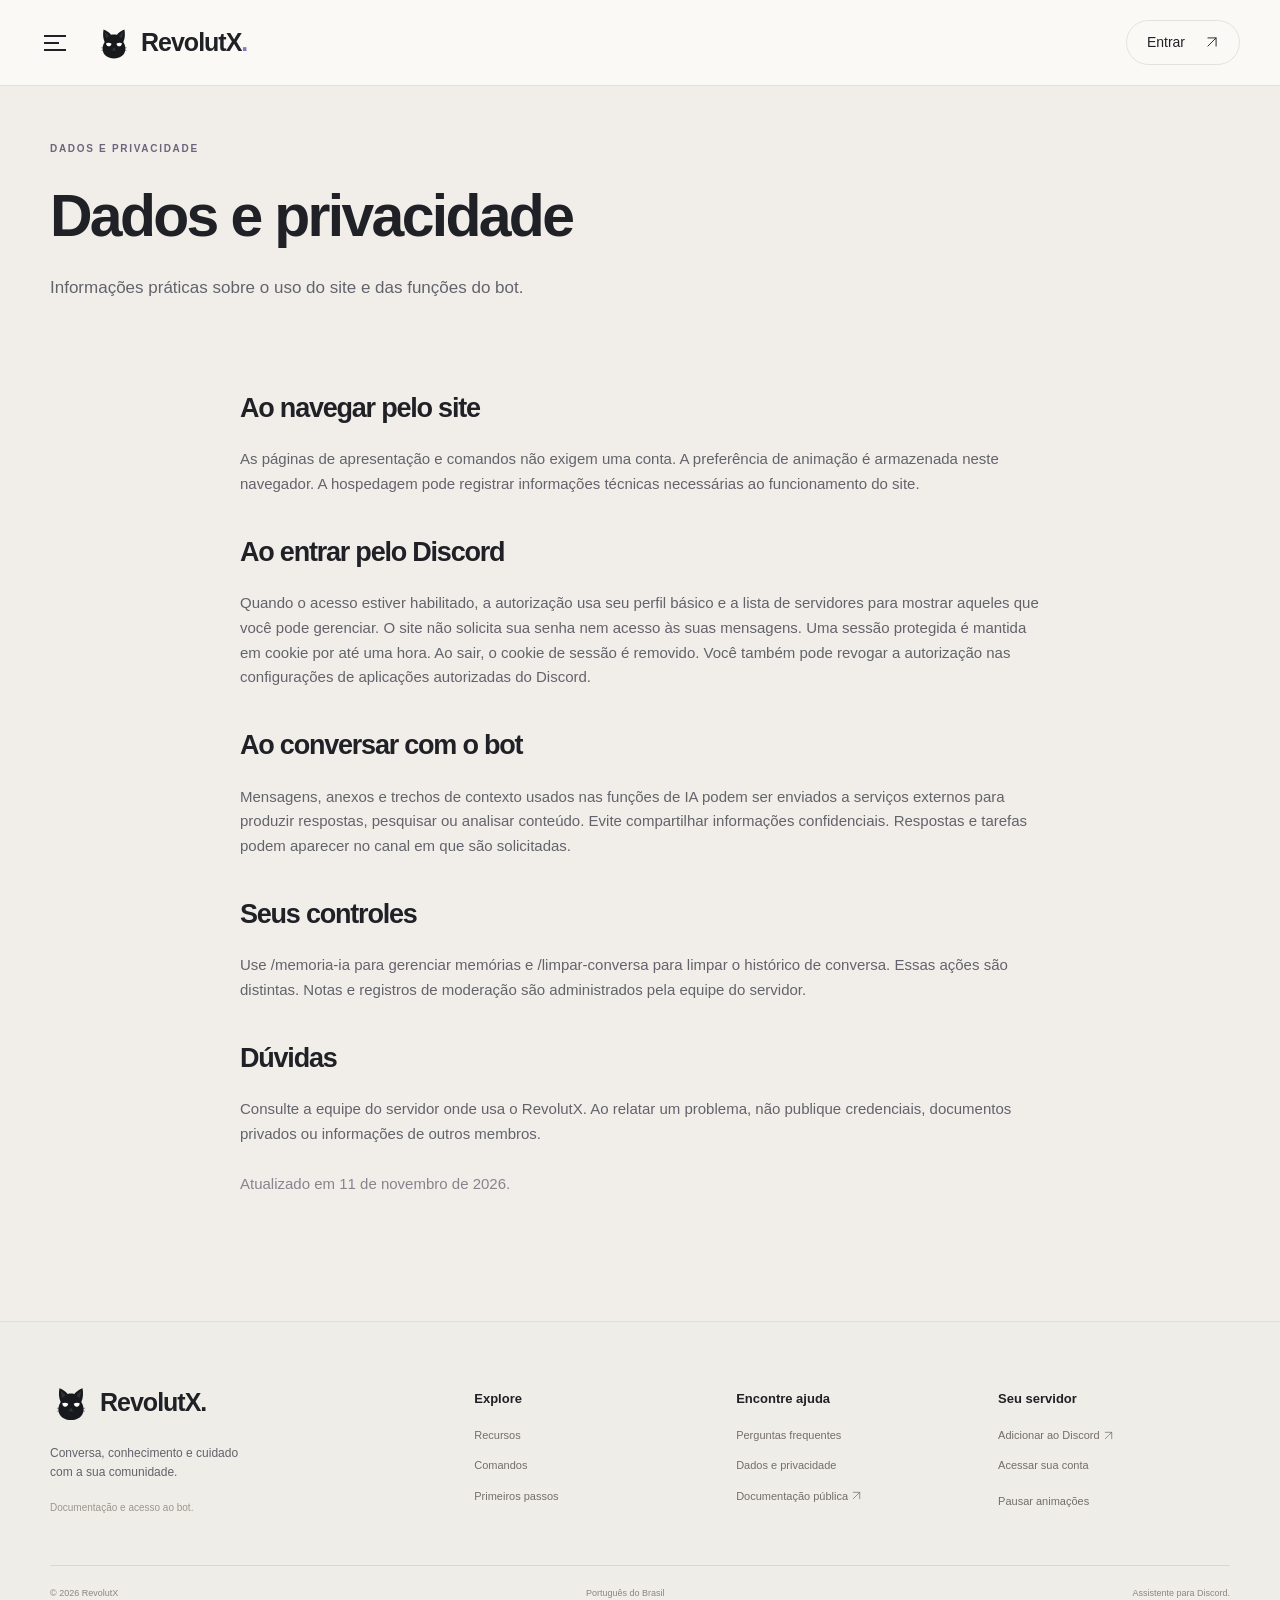
<file: privacidade.html>
<!doctype html><html lang="pt-BR"><head><meta charset="utf-8"><meta name="viewport" content="width=device-width, initial-scale=1"><title>Dados e privacidade · RevolutX</title><meta name="description" content="Conheça o uso de dados no site e nas funções do RevolutX."><meta name="theme-color" content="#17181b"><link rel="canonical" href="https://revolutxbot.netlify.app/privacidade.html"><meta property="og:title" content="Dados e privacidade · RevolutX"><meta property="og:description" content="Conheça o uso de dados no site e nas funções do RevolutX."><meta property="og:image" content="https://revolutxbot.netlify.app/assets/gato.svg"><link rel="icon" href="assets/gato.svg" type="image/svg+xml"><link rel="stylesheet" href="styles.css"><script src="script.js" defer></script></head><body class="page-privacidade"><a class="skip" href="#conteudo">Pular para o conteúdo</a><header class="topbar"><div class="navwrap"><button class="menu-toggle" title="Selecionar seção" aria-label="Abrir menu" aria-controls="navigation" aria-expanded="false"><span></span><span></span><span></span></button><a class="brand" href="index.html"><img src="assets/gato.svg" alt="" width="38" height="38">RevolutX<span class="brand-period">.</span></a><nav class="desktop-nav" aria-label="Navegação principal"><a href="index.html">Início</a><a href="recursos.html">Recursos</a><a href="comandos.html">Comandos</a><a href="configurar.html">Configuração</a><a href="ajuda.html">Central de ajuda</a></nav><a class="login-link" href="acesso.html">Entrar <span aria-hidden="true"><svg class="arrow-icon" viewBox="0 0 24 24" aria-hidden="true"><path d="M5 19 19 5M5 5h14v14"/></svg></span></a></div></header><dialog id="navigation" class="drawer" aria-labelledby="menu-title"><div class="drawer-head"><span id="menu-title" class="brand">RevolutX.</span><button class="icon-button" data-close aria-label="Fechar menu">×</button></div><p class="eyebrow">EXPLORE O REVOLUTX</p><nav aria-label="Menu completo"><a href="index.html">Início</a><a href="recursos.html">Recursos</a><a href="comandos.html">Comandos</a><a href="configurar.html">Configuração</a><a href="ajuda.html">Central de ajuda</a><a href="recursos.html#conversa">Conversa e memória</a><a href="recursos.html#estudos">Estudo e pesquisa</a><a href="recursos.html#clima">Previsão do tempo</a><a href="recursos.html#imagens">Imagens</a><a href="recursos.html#servidor">Seu servidor</a><a href="acesso.html">Sua conta</a><a href="privacidade.html">Dados e privacidade</a><a href="https://github.com/discord-bt/revolutx">Documentação pública <svg class="arrow-icon" viewBox="0 0 24 24" aria-hidden="true"><path d="M5 19 19 5M5 5h14v14"/></svg></a></nav><div class="drawer-foot"><a class="button primary" href="https://discord.com/oauth2/authorize?client_id=1487512494674153793&amp;permissions=8&amp;integration_type=0&amp;scope=bot%20applications.commands">Adicionar ao Discord<span aria-hidden="true"><svg class="arrow-icon" viewBox="0 0 24 24" aria-hidden="true"><path d="M5 19 19 5M5 5h14v14"/></svg></span></a></div></dialog><main id="conteudo"><section class="page-intro wrap"><p class="eyebrow">DADOS E PRIVACIDADE</p><h1>Dados e privacidade</h1><p class="lead">Informações práticas sobre o uso do site e das funções do bot.</p></section><section class="wrap prose"><h2>Ao navegar pelo site</h2><p>As páginas de apresentação e comandos não exigem uma conta. A preferência de animação é armazenada neste navegador. A hospedagem pode registrar informações técnicas necessárias ao funcionamento do site.</p><h2>Ao entrar pelo Discord</h2><p>Quando o acesso estiver habilitado, a autorização usa seu perfil básico e a lista de servidores para mostrar aqueles que você pode gerenciar. O site não solicita sua senha nem acesso às suas mensagens. Uma sessão protegida é mantida em cookie por até uma hora. Ao sair, o cookie de sessão é removido. Você também pode revogar a autorização nas configurações de aplicações autorizadas do Discord.</p><h2>Ao conversar com o bot</h2><p>Mensagens, anexos e trechos de contexto usados nas funções de IA podem ser enviados a serviços externos para produzir respostas, pesquisar ou analisar conteúdo. Evite compartilhar informações confidenciais. Respostas e tarefas podem aparecer no canal em que são solicitadas.</p><h2>Seus controles</h2><p>Use /memoria-ia para gerenciar memórias e /limpar-conversa para limpar o histórico de conversa. Essas ações são distintas. Notas e registros de moderação são administrados pela equipe do servidor.</p><h2>Dúvidas</h2><p>Consulte a equipe do servidor onde usa o RevolutX. Ao relatar um problema, não publique credenciais, documentos privados ou informações de outros membros.</p><p class="subtle">Atualizado em 11 de novembro de 2026.</p></section></main><footer><div class="wrap footer-grid"><div><a class="brand" href="index.html"><img src="assets/gato.svg" alt="" width="42" height="42">RevolutX.</a><p>Conversa, conhecimento e cuidado<br>com a sua comunidade.</p><small>Documentação e acesso ao bot.</small></div><div><h3>Explore</h3><a href="recursos.html">Recursos</a><a href="comandos.html">Comandos</a><a href="configurar.html">Primeiros passos</a></div><div><h3>Encontre ajuda</h3><a href="ajuda.html">Perguntas frequentes</a><a href="privacidade.html">Dados e privacidade</a><a href="https://github.com/discord-bt/revolutx">Documentação pública <svg class="arrow-icon" viewBox="0 0 24 24" aria-hidden="true"><path d="M5 19 19 5M5 5h14v14"/></svg></a></div><div><h3>Seu servidor</h3><a href="https://discord.com/oauth2/authorize?client_id=1487512494674153793&amp;permissions=8&amp;integration_type=0&amp;scope=bot%20applications.commands">Adicionar ao Discord <svg class="arrow-icon" viewBox="0 0 24 24" aria-hidden="true"><path d="M5 19 19 5M5 5h14v14"/></svg></a><a href="acesso.html">Acessar sua conta</a><button id="motion-toggle" class="text-button" aria-pressed="false">Pausar animações</button></div></div><div class="wrap footer-bottom"><span>© 2026 RevolutX</span><span>Português do Brasil</span><span>Assistente para Discord.</span></div></footer><div id="toast" role="status" aria-live="polite"></div></body></html>
</file>
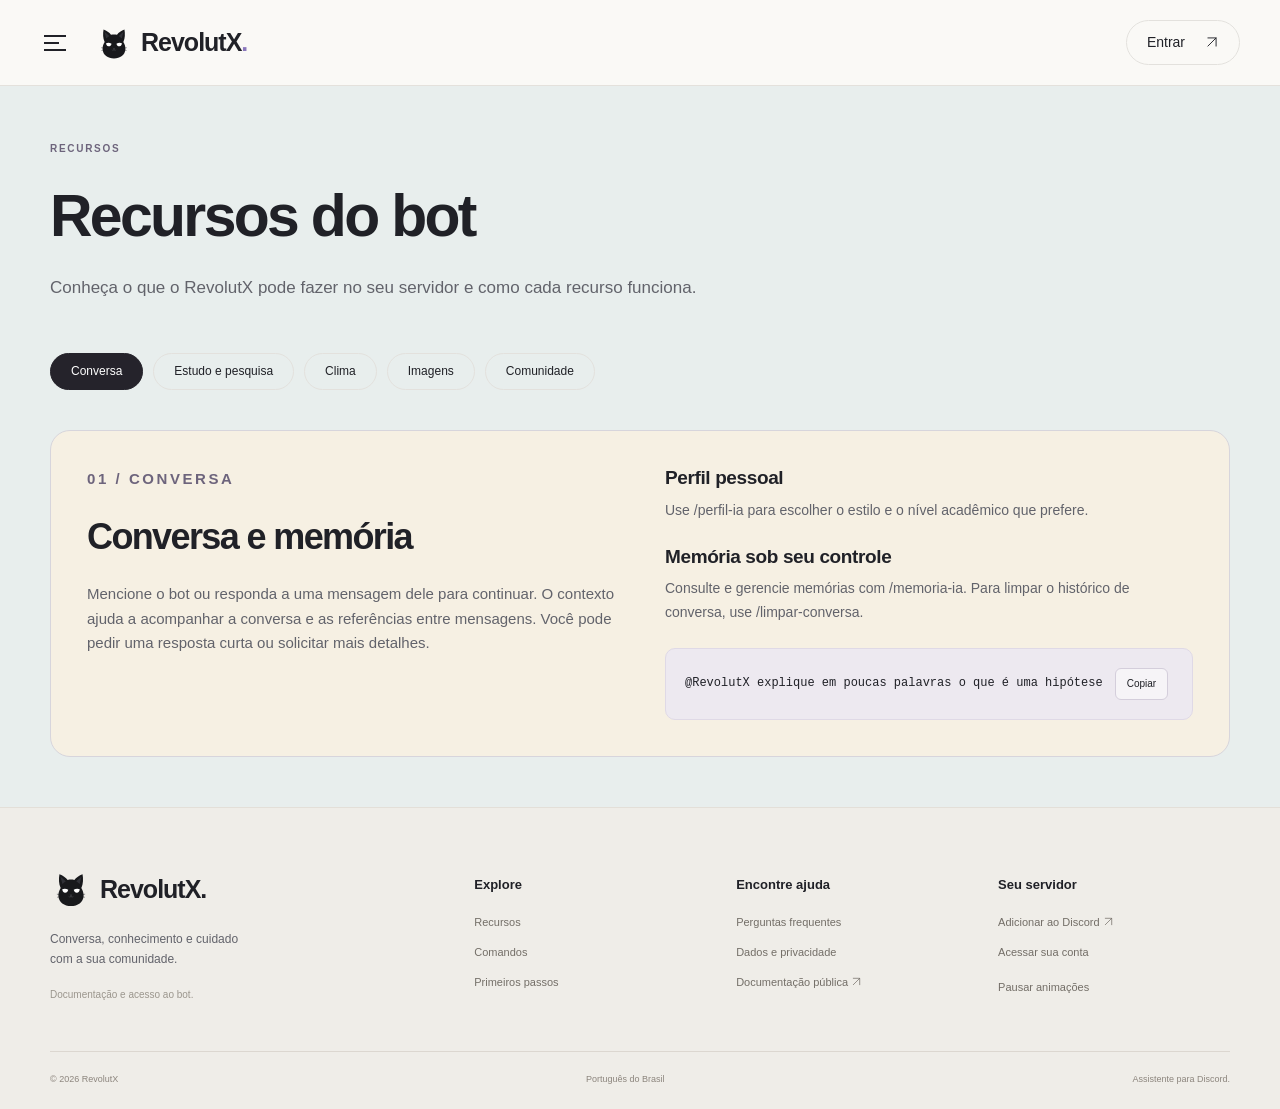
<file: recursos.html>
<!doctype html><html lang="pt-BR"><head><meta charset="utf-8"><meta name="viewport" content="width=device-width, initial-scale=1"><title>Recursos · RevolutX</title><meta name="description" content="Conversa, estudo, clima, imagens e ferramentas para comunidades. Entenda os recursos do RevolutX."><meta name="theme-color" content="#17181b"><link rel="canonical" href="https://revolutxbot.netlify.app/recursos.html"><meta property="og:title" content="Recursos · RevolutX"><meta property="og:description" content="Conversa, estudo, clima, imagens e ferramentas para comunidades. Entenda os recursos do RevolutX."><meta property="og:image" content="https://revolutxbot.netlify.app/assets/gato.svg"><link rel="icon" href="assets/gato.svg" type="image/svg+xml"><link rel="stylesheet" href="styles.css"><script src="script.js" defer></script></head><body class="page-recursos"><a class="skip" href="#conteudo">Pular para o conteúdo</a><header class="topbar"><div class="navwrap"><button class="menu-toggle" title="Selecionar seção" aria-label="Abrir menu" aria-controls="navigation" aria-expanded="false"><span></span><span></span><span></span></button><a class="brand" href="index.html"><img src="assets/gato.svg" alt="" width="38" height="38">RevolutX<span class="brand-period">.</span></a><nav class="desktop-nav" aria-label="Navegação principal"><a href="index.html">Início</a><a href="recursos.html" aria-current="page">Recursos</a><a href="comandos.html">Comandos</a><a href="configurar.html">Configuração</a><a href="ajuda.html">Central de ajuda</a></nav><a class="login-link" href="acesso.html">Entrar <span aria-hidden="true"><svg class="arrow-icon" viewBox="0 0 24 24" aria-hidden="true"><path d="M5 19 19 5M5 5h14v14"/></svg></span></a></div></header><dialog id="navigation" class="drawer" aria-labelledby="menu-title"><div class="drawer-head"><span id="menu-title" class="brand">RevolutX.</span><button class="icon-button" data-close aria-label="Fechar menu">×</button></div><p class="eyebrow">EXPLORE O REVOLUTX</p><nav aria-label="Menu completo"><a href="index.html">Início</a><a href="recursos.html" aria-current="page">Recursos</a><a href="comandos.html">Comandos</a><a href="configurar.html">Configuração</a><a href="ajuda.html">Central de ajuda</a><a href="recursos.html#conversa">Conversa e memória</a><a href="recursos.html#estudos">Estudo e pesquisa</a><a href="recursos.html#clima">Previsão do tempo</a><a href="recursos.html#imagens">Imagens</a><a href="recursos.html#servidor">Seu servidor</a><a href="acesso.html">Sua conta</a><a href="privacidade.html">Dados e privacidade</a><a href="https://github.com/discord-bt/revolutx">Documentação pública <svg class="arrow-icon" viewBox="0 0 24 24" aria-hidden="true"><path d="M5 19 19 5M5 5h14v14"/></svg></a></nav><div class="drawer-foot"><a class="button primary" href="https://discord.com/oauth2/authorize?client_id=1487512494674153793&amp;permissions=8&amp;integration_type=0&amp;scope=bot%20applications.commands">Adicionar ao Discord<span aria-hidden="true"><svg class="arrow-icon" viewBox="0 0 24 24" aria-hidden="true"><path d="M5 19 19 5M5 5h14v14"/></svg></span></a></div></dialog><main id="conteudo"><section class="page-intro wrap"><p class="eyebrow">RECURSOS</p><h1>Recursos do bot</h1><p class="lead">Conheça o que o RevolutX pode fazer no seu servidor e como cada recurso funciona.</p></section><nav class="wrap topic-nav" aria-label="Nesta página"><a href="#conversa">Conversa</a><a href="#estudos">Estudo e pesquisa</a><a href="#clima">Clima</a><a href="#imagens">Imagens</a><a href="#servidor">Comunidade</a></nav><section id="conversa" class="wrap resource-section"><div><p class="eyebrow">01 / CONVERSA</p><h2>Conversa e memória</h2><p>Mencione o bot ou responda a uma mensagem dele para continuar. O contexto ajuda a acompanhar a conversa e as referências entre mensagens. Você pode pedir uma resposta curta ou solicitar mais detalhes.</p></div><div class="resource-details"><article><h3>Perfil pessoal</h3><p>Use /perfil-ia para escolher o estilo e o nível acadêmico que prefere.</p></article><article><h3>Memória sob seu controle</h3><p>Consulte e gerencie memórias com /memoria-ia. Para limpar o histórico de conversa, use /limpar-conversa.</p></article><div class="command-example"><code>@RevolutX explique em poucas palavras o que é uma hipótese</code><button class="copy-button" data-copy="@RevolutX explique em poucas palavras o que é uma hipótese">Copiar</button></div></div></section><section id="estudos" class="wrap resource-section"><div><p class="eyebrow">02 / ESTUDO E PESQUISA</p><h2>Estudo e pesquisa</h2><p>Explore lógica, matemática, filosofia, história, política, teologia e ciências naturais. O registro acadêmico acompanha pedidos que exigem rigor, sem tornar toda resposta longa.</p></div><div class="resource-details"><article><h3>Pesquisa com fontes</h3><p>Peça uma pesquisa explicitamente. As referências dependem dos resultados recuperados e devem ser conferidas antes de usar em um trabalho.</p></article><article><h3>Sessões de estudo</h3><p>Inicie um tema e continue a discussão. Peça exemplos, análise de argumentos ou uma explicação mais aprofundada.</p></article><div class="command-example"><code>@RevolutX acadêmico iniciar lógica proposicional</code><button class="copy-button" data-copy="@RevolutX acadêmico iniciar lógica proposicional">Copiar</button></div></div></section><section id="clima" class="wrap resource-section"><div><p class="eyebrow">03 / CLIMA</p><h2>Previsão do tempo</h2><p>Consulte uma cidade com /clima ou por menção. O cartão usa o horário local e apresenta um tema de dia ou noite. Temperatura, sensação térmica, umidade e outros indicadores aparecem conforme a disponibilidade dos dados.</p></div><div class="resource-details"><article><h3>Localização clara</h3><p>Inclua o estado ou país quando houver cidades com o mesmo nome.</p></article><article><h3>Informações disponíveis</h3><p>Um indicador indisponível não representa um valor zero. A consulta depende do serviço meteorológico.</p></article><div class="command-example"><code>@RevolutX clima Goiânia</code><button class="copy-button" data-copy="@RevolutX clima Goiânia">Copiar</button></div></div></section><section id="imagens" class="wrap resource-section"><div><p class="eyebrow">04 / IMAGENS</p><h2>Criação e edição de imagens</h2><p>Peça a criação de uma imagem por texto, analise um anexo ou aplique uma edição simples. Criar uma imagem nova e editar um anexo por instruções são recursos distintos.</p></div><div class="resource-details"><article><h3>Edições simples</h3><p>Converta para cinza, espelhe, gire ou reduza uma imagem anexada à mensagem.</p></article><article><h3>Criação e análise</h3><p>A geração, a análise e a edição por instruções dependem dos serviços habilitados. Nem todo gerador oferece edição de anexos.</p></article><div class="command-example"><code>@RevolutX criar imagem: um gato preto em uma biblioteca</code><button class="copy-button" data-copy="@RevolutX criar imagem: um gato preto em uma biblioteca">Copiar</button></div></div></section><section id="servidor" class="wrap resource-section"><div><p class="eyebrow">05 / COMUNIDADE</p><h2>Organização e moderação</h2><p>Prepare embeds com prévia e confirmação, fixe mensagens e ajuste a personalidade do bot. A equipe pode executar ações manuais de moderação, respeitando as permissões e a hierarquia de cargos.</p></div><div class="resource-details"><article><h3>Moderação manual</h3><p>Avisos são registros. Acumular avisos não aplica automaticamente mute, kick ou ban.</p></article><article><h3>Organização pessoal</h3><p>Crie tarefas, liste pendências e marque conclusões. As listas são por usuário e servidor, mas aparecem no canal em que são consultadas.</p></article><div class="command-example"><code>@RevolutX tarefa adicionar: revisar o capítulo de lógica</code><button class="copy-button" data-copy="@RevolutX tarefa adicionar: revisar o capítulo de lógica">Copiar</button></div></div></section><section class="wrap end-cta"><div><p class="eyebrow">UM BOM COMEÇO</p><h2>Adicionar o RevolutX</h2></div><div><a class="button primary" href="https://discord.com/oauth2/authorize?client_id=1487512494674153793&amp;permissions=8&amp;integration_type=0&amp;scope=bot%20applications.commands">Adicionar ao Discord<span aria-hidden="true"><svg class="arrow-icon" viewBox="0 0 24 24" aria-hidden="true"><path d="M5 19 19 5M5 5h14v14"/></svg></span></a><p>Instale no servidor e comece com /ajuda.</p></div></section></main><footer><div class="wrap footer-grid"><div><a class="brand" href="index.html"><img src="assets/gato.svg" alt="" width="42" height="42">RevolutX.</a><p>Conversa, conhecimento e cuidado<br>com a sua comunidade.</p><small>Documentação e acesso ao bot.</small></div><div><h3>Explore</h3><a href="recursos.html">Recursos</a><a href="comandos.html">Comandos</a><a href="configurar.html">Primeiros passos</a></div><div><h3>Encontre ajuda</h3><a href="ajuda.html">Perguntas frequentes</a><a href="privacidade.html">Dados e privacidade</a><a href="https://github.com/discord-bt/revolutx">Documentação pública <svg class="arrow-icon" viewBox="0 0 24 24" aria-hidden="true"><path d="M5 19 19 5M5 5h14v14"/></svg></a></div><div><h3>Seu servidor</h3><a href="https://discord.com/oauth2/authorize?client_id=1487512494674153793&amp;permissions=8&amp;integration_type=0&amp;scope=bot%20applications.commands">Adicionar ao Discord <svg class="arrow-icon" viewBox="0 0 24 24" aria-hidden="true"><path d="M5 19 19 5M5 5h14v14"/></svg></a><a href="acesso.html">Acessar sua conta</a><button id="motion-toggle" class="text-button" aria-pressed="false">Pausar animações</button></div></div><div class="wrap footer-bottom"><span>© 2026 RevolutX</span><span>Português do Brasil</span><span>Assistente para Discord.</span></div></footer><div id="toast" role="status" aria-live="polite"></div></body></html>
</file>
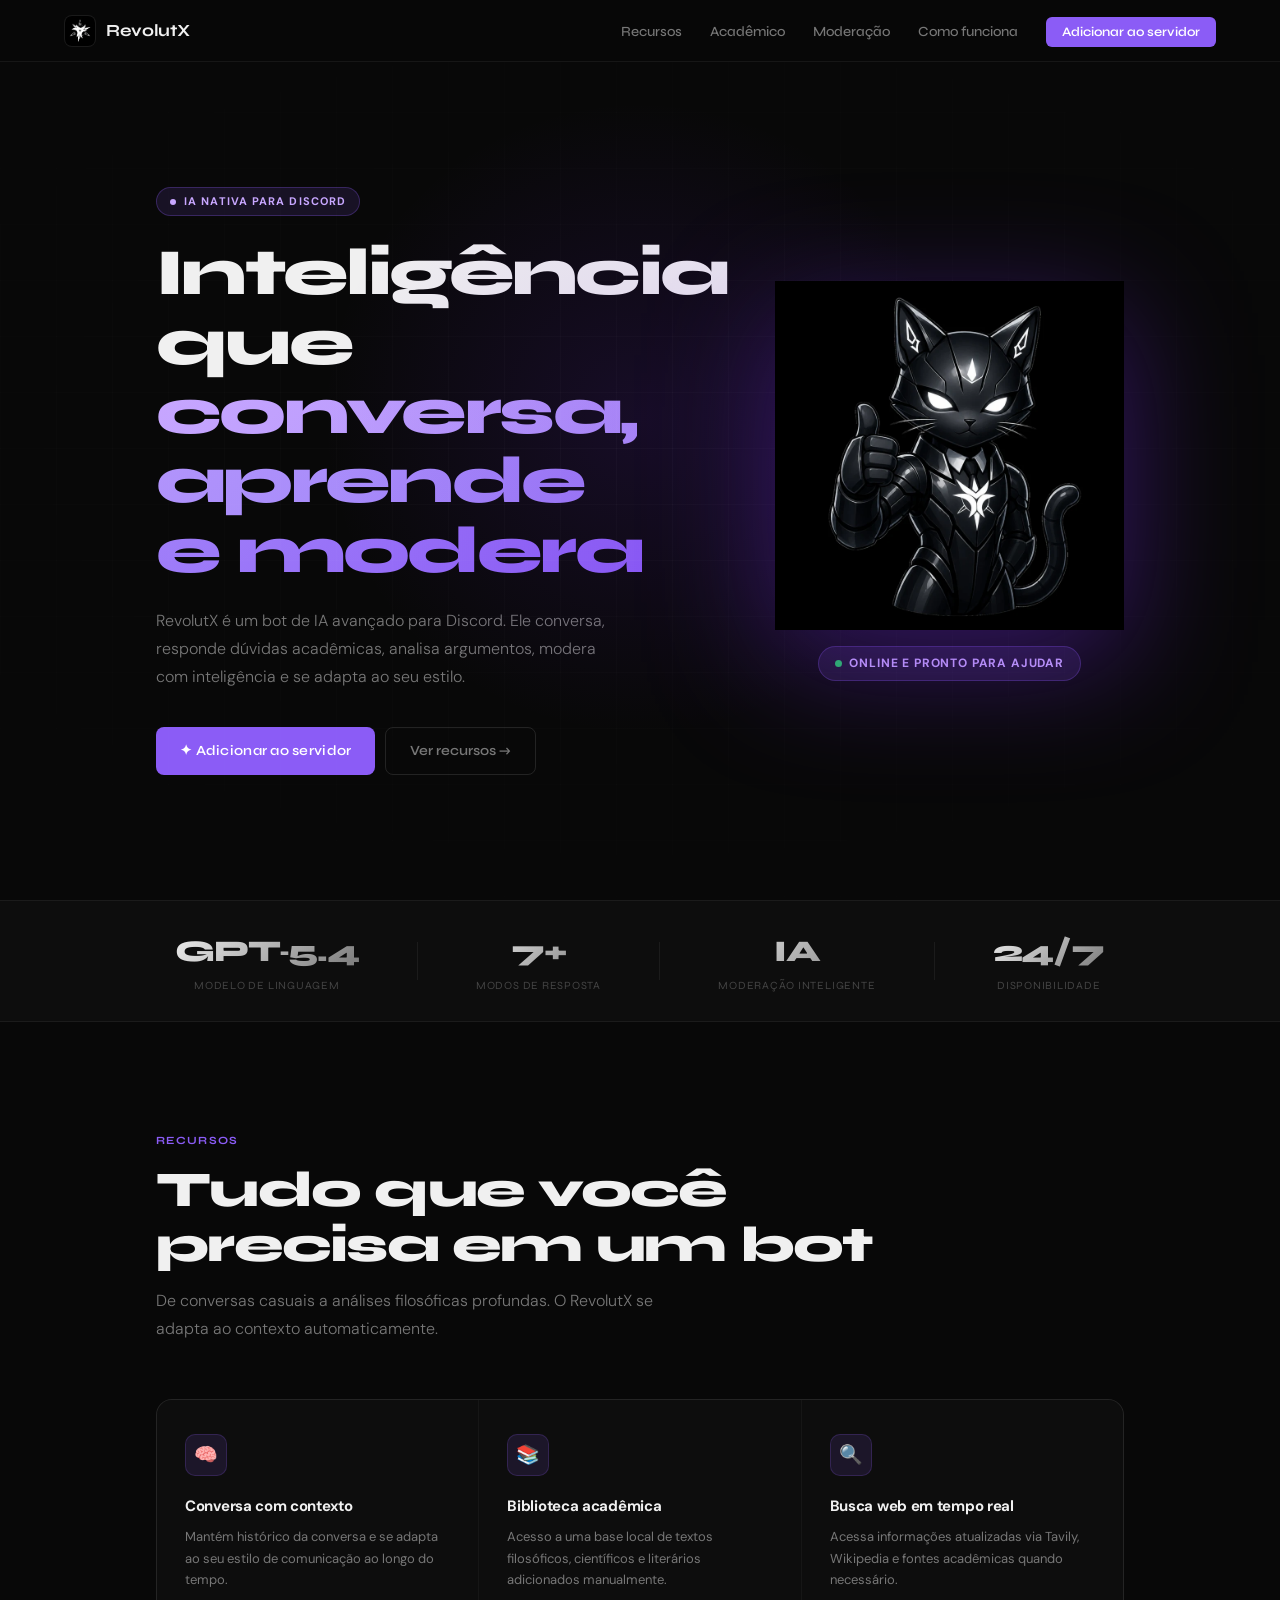
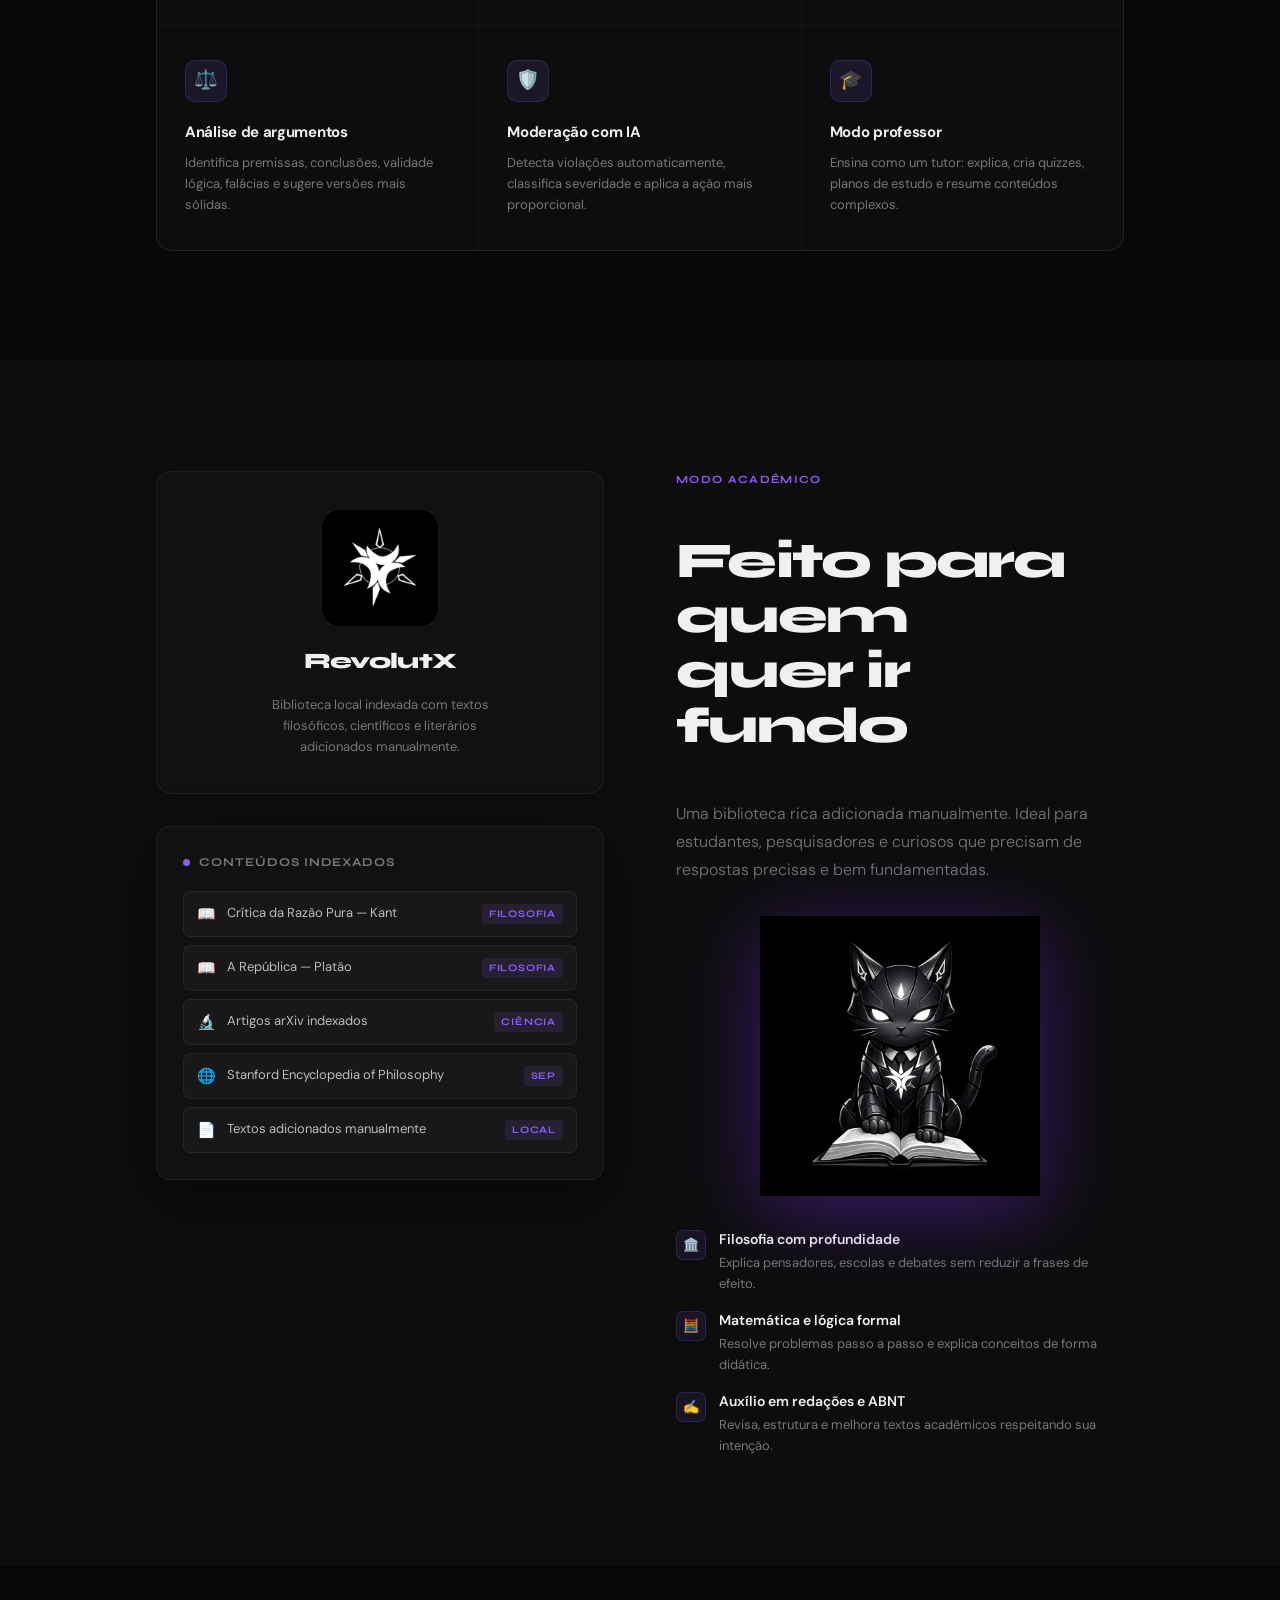
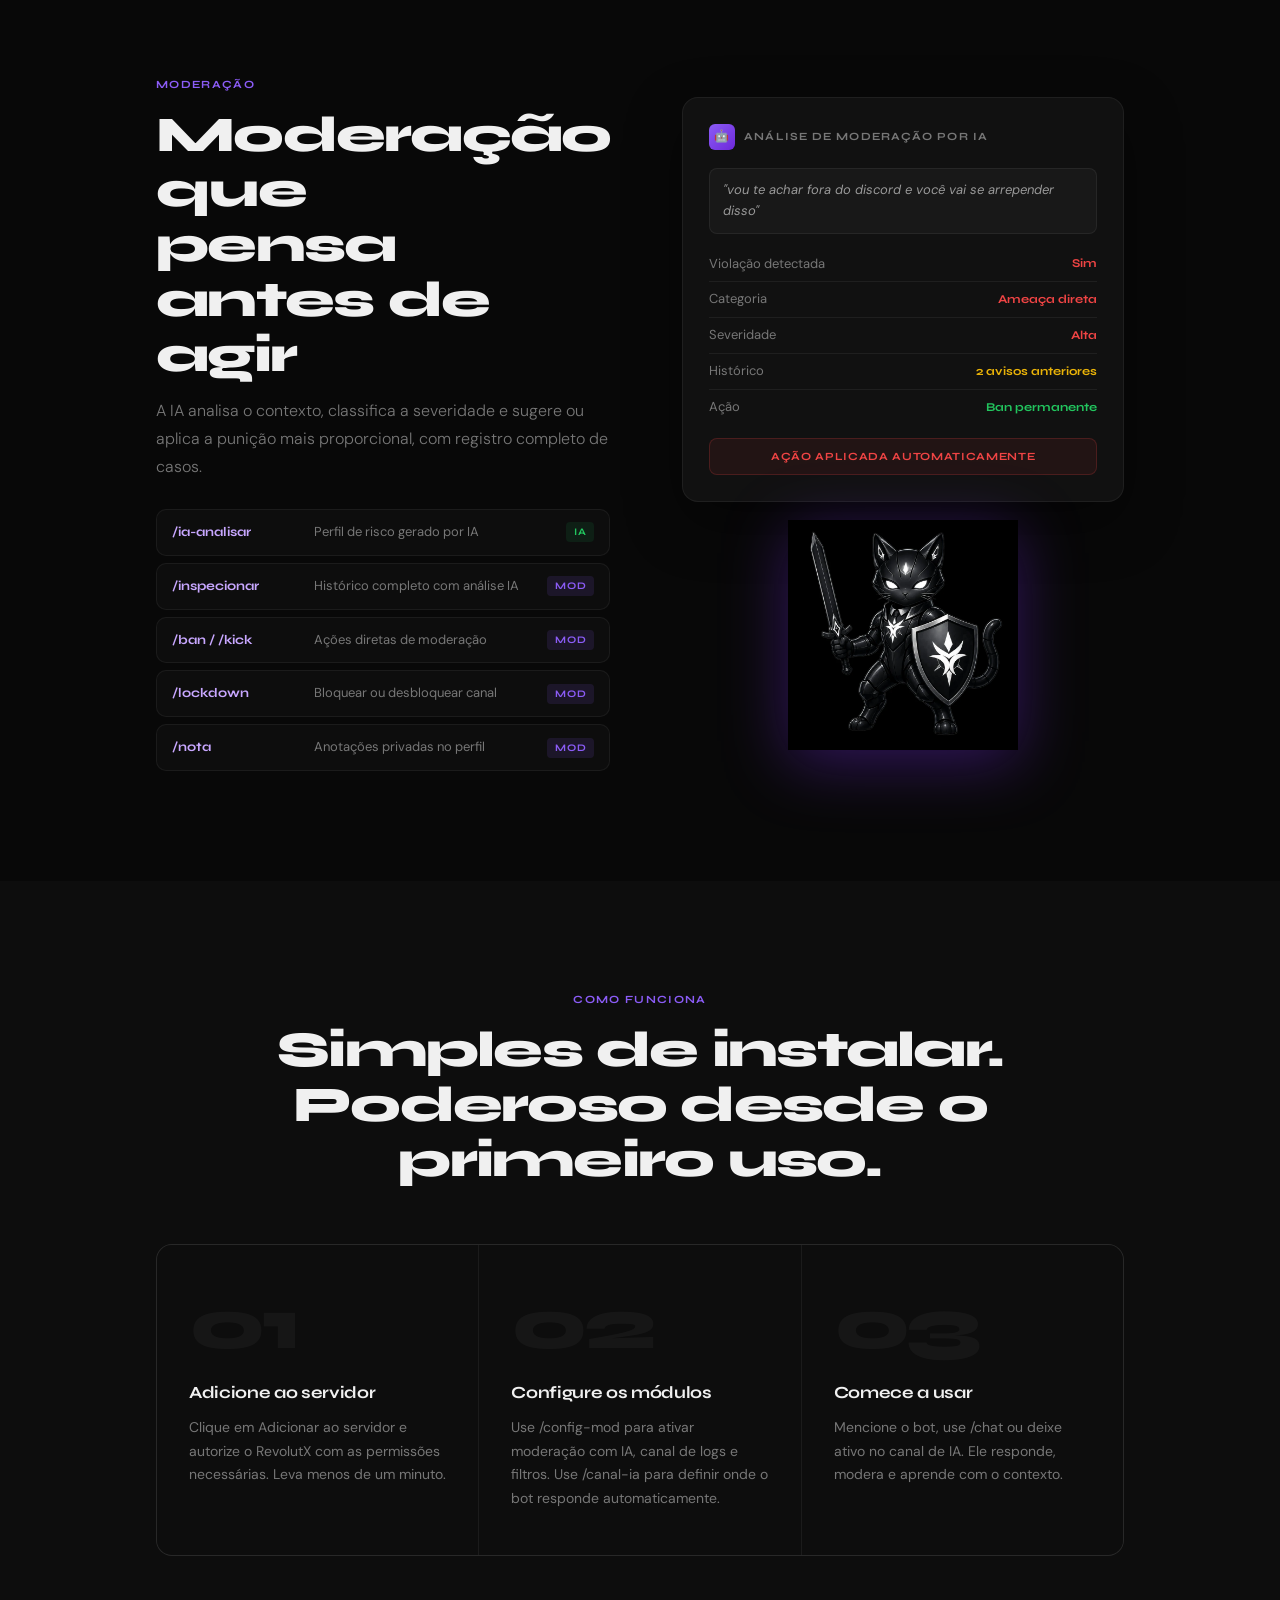
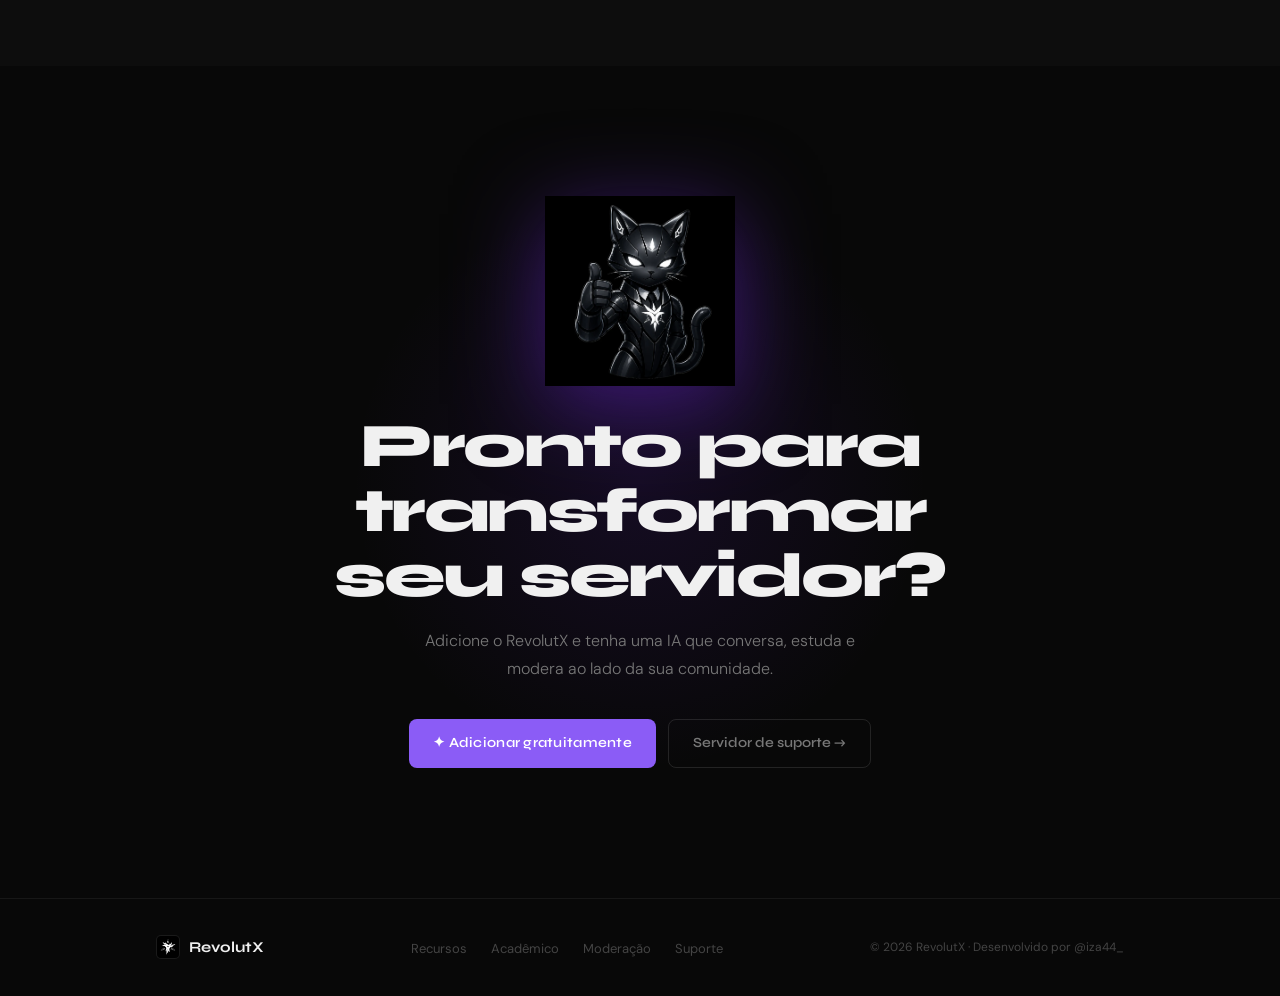
<file: revolutx_editado.html>
<!DOCTYPE html>
<html lang="pt-BR">
<head>
<meta charset="UTF-8"/>
<meta name="viewport" content="width=device-width, initial-scale=1.0"/>
<title>RevolutX — Inteligência Artificial para Discord</title>
<link rel="preconnect" href="https://fonts.googleapis.com"/>
<link rel="preconnect" href="https://fonts.gstatic.com" crossorigin/>
<link href="https://fonts.googleapis.com/css2?family=Syne:wght@400;600;700;800&family=DM+Sans:opsz,wght@9..40,300;9..40,400;9..40,500&display=swap" rel="stylesheet"/>
<style>
*,*::before,*::after{box-sizing:border-box;margin:0;padding:0}
:root{
  --bg:#080808;--bg2:#0d0d0d;--bg3:#111;
  --border:rgba(255,255,255,.06);--border2:rgba(255,255,255,.11);
  --text:#f0f0f0;--muted:#777;--muted2:#444;
  --accent:#c8a7ff;--a2:#8b5cf6;--a3:#6d28d9;
}
html{scroll-behavior:smooth}
body{background:var(--bg);color:var(--text);font-family:'DM Sans',sans-serif;font-size:16px;line-height:1.6;overflow-x:hidden}
h1,h2,h3,nav,.section-label,.stat-label,.cmd-name,.step-title,.step-number{font-family:'Syne',sans-serif}

/* NAV */
nav{
  position:fixed;top:0;left:0;right:0;z-index:100;
  display:flex;align-items:center;justify-content:space-between;
  padding:0 clamp(20px,5vw,72px);height:62px;
  background:rgba(8,8,8,.92);backdrop-filter:blur(16px);
  border-bottom:1px solid var(--border);
}
.nav-logo{display:flex;align-items:center;gap:10px;font-size:17px;font-weight:700;letter-spacing:-.02em;color:var(--text);text-decoration:none}
.nav-logo-img{
  width:32px;height:32px;
  background:#000;
  border-radius:8px;
  border:1px solid rgba(255,255,255,.1);
  display:flex;align-items:center;justify-content:center;
  overflow:hidden;
  flex-shrink:0;
}
.nav-logo-img img{width:28px;height:28px;object-fit:contain;filter:none}
.nav-links{display:flex;align-items:center;gap:28px;list-style:none}
.nav-links a{color:var(--muted);text-decoration:none;font-size:14px;font-weight:500;transition:color .2s}
.nav-links a:hover{color:var(--text)}
.nav-cta{background:var(--a2)!important;color:#fff!important;padding:7px 16px;border-radius:6px;font-size:13px!important;font-weight:600!important;transition:background .2s!important}
.nav-cta:hover{background:var(--a3)!important}

section{position:relative;z-index:1}
.container{max-width:1080px;margin:0 auto;padding:0 clamp(20px,5vw,56px)}

/* HERO */
#hero{min-height:100vh;display:flex;align-items:center;padding-top:62px;overflow:hidden}
.hero-glow{position:absolute;width:640px;height:640px;border-radius:50%;background:radial-gradient(circle,rgba(109,40,217,.15) 0%,transparent 70%);top:50%;left:50%;transform:translate(-50%,-55%);pointer-events:none}
.hero-grid{position:absolute;inset:0;background-image:linear-gradient(rgba(255,255,255,.022) 1px,transparent 1px),linear-gradient(90deg,rgba(255,255,255,.022) 1px,transparent 1px);background-size:56px 56px;mask-image:radial-gradient(ellipse 80% 60% at 50% 50%,black,transparent);pointer-events:none}
.hero-inner{display:grid;grid-template-columns:1fr 1fr;gap:48px;align-items:center;width:100%}
.hero-tag{display:inline-flex;align-items:center;gap:8px;background:rgba(139,92,246,.12);border:1px solid rgba(139,92,246,.28);color:var(--accent);font-size:11px;font-weight:700;letter-spacing:.1em;text-transform:uppercase;padding:5px 13px;border-radius:100px;margin-bottom:22px}
.hero-tag-dot{width:6px;height:6px;border-radius:50%;background:var(--accent);animation:pulse 2s infinite}
@keyframes pulse{0%,100%{opacity:1}50%{opacity:.3}}
.hero-title{font-size:clamp(38px,5.5vw,66px);font-weight:800;letter-spacing:-.04em;line-height:1.05;margin-bottom:22px}
.hero-title em{font-style:normal;background:linear-gradient(135deg,var(--accent),#a78bfa,var(--a2));-webkit-background-clip:text;-webkit-text-fill-color:transparent;background-clip:text}
.hero-sub{font-size:16px;color:var(--muted);line-height:1.75;margin-bottom:36px;font-weight:300;max-width:460px}
.hero-actions{display:flex;gap:10px;flex-wrap:wrap}
.hero-visual{display:flex;flex-direction:column;align-items:center;justify-content:center;gap:16px}
.hero-mascot{width:100%;max-width:390px;filter:drop-shadow(0 32px 64px rgba(109,40,217,.45));animation:floatY 5s ease-in-out infinite}
@keyframes floatY{0%,100%{transform:translateY(0)}50%{transform:translateY(-13px)}}
.hero-badge{display:inline-flex;align-items:center;gap:7px;background:rgba(139,92,246,.14);border:1px solid rgba(139,92,246,.28);border-radius:100px;padding:7px 16px;font-size:12px;font-weight:700;color:var(--accent);letter-spacing:.07em;text-transform:uppercase;white-space:nowrap}
.hero-badge-dot{width:7px;height:7px;border-radius:50%;background:#22c55e;animation:pulse 2s infinite}

.btn-primary{display:inline-flex;align-items:center;gap:7px;background:var(--a2);color:#fff;padding:12px 24px;border-radius:8px;font-family:'Syne',sans-serif;font-size:14px;font-weight:600;letter-spacing:.02em;text-decoration:none;transition:background .2s,transform .15s}
.btn-primary:hover{background:var(--a3);transform:translateY(-1px)}
.btn-secondary{display:inline-flex;align-items:center;gap:7px;background:transparent;color:var(--muted);padding:12px 24px;border-radius:8px;border:1px solid var(--border2);font-family:'Syne',sans-serif;font-size:14px;font-weight:600;text-decoration:none;transition:border-color .2s,color .2s,transform .15s}
.btn-secondary:hover{border-color:rgba(255,255,255,.22);color:var(--text);transform:translateY(-1px)}

/* STATS */
.stats-bar{border-top:1px solid var(--border);border-bottom:1px solid var(--border);background:var(--bg2);padding:26px 0}
.stats-inner{display:flex;justify-content:space-around;align-items:center;flex-wrap:wrap;gap:20px}
.stat-item{text-align:center}
.stat-value{font-family:'Syne',sans-serif;font-size:30px;font-weight:800;letter-spacing:-.04em;background:linear-gradient(135deg,var(--text),var(--muted));-webkit-background-clip:text;-webkit-text-fill-color:transparent;background-clip:text}
.stat-label{font-size:11px;color:var(--muted2);letter-spacing:.07em;text-transform:uppercase;margin-top:2px}
.stat-divider{width:1px;height:38px;background:var(--border)}

/* SECTION */
.section-label{font-size:11px;font-weight:700;letter-spacing:.12em;text-transform:uppercase;color:var(--a2);margin-bottom:14px}
.section-title{font-size:clamp(30px,4vw,50px);font-weight:800;letter-spacing:-.035em;line-height:1.1;margin-bottom:14px}
.section-sub{font-size:16px;color:var(--muted);font-weight:300;line-height:1.75;max-width:520px}
.features-header{margin-bottom:56px}

/* FEATURES */
#features{padding:110px 0}
.features-grid{display:grid;grid-template-columns:repeat(3,1fr);gap:1px;background:var(--border);border:1px solid var(--border);border-radius:16px;overflow:hidden}
.feature-card{background:var(--bg2);padding:34px 28px;transition:background .25s;position:relative;overflow:hidden}
.feature-card::before{content:'';position:absolute;top:0;left:0;right:0;height:1px;background:linear-gradient(90deg,transparent,var(--a2),transparent);opacity:0;transition:opacity .3s}
.feature-card:hover{background:var(--bg3)}
.feature-card:hover::before{opacity:1}
.feature-icon{width:42px;height:42px;border-radius:10px;background:rgba(139,92,246,.12);border:1px solid rgba(139,92,246,.2);display:flex;align-items:center;justify-content:center;font-size:19px;margin-bottom:18px}
.feature-title{font-size:15px;font-weight:700;letter-spacing:-.02em;margin-bottom:8px}
.feature-desc{font-size:13px;color:var(--muted);line-height:1.65}

/* ACADEMIC */
#academic{padding:110px 0;background:var(--bg2)}
.academic-inner{display:grid;grid-template-columns:1fr 1fr;gap:72px;align-items:start}

/* lado esquerdo: logo grande + lib card */
.academic-left{display:flex;flex-direction:column;align-items:center;gap:32px}
.academic-logo-block{
  display:flex;flex-direction:column;align-items:center;gap:16px;
  padding:36px 32px;
  background:var(--bg3);
  border:1px solid var(--border);
  border-radius:16px;
  width:100%;
}
.academic-logo-img{
  width:120px;height:120px;
  background:#000;
  border-radius:20px;
  border:2px solid rgba(255,255,255,.08);
  display:flex;align-items:center;justify-content:center;
  overflow:hidden;
}
.academic-logo-img img{width:100px;height:100px;object-fit:contain;filter:none}
.academic-logo-title{font-family:'Syne',sans-serif;font-size:22px;font-weight:800;letter-spacing:-.03em;color:var(--text)}
.academic-logo-sub{font-size:13px;color:var(--muted);text-align:center;line-height:1.6;max-width:260px}

/* lib card */
.lib-card{background:var(--bg3);border:1px solid var(--border);border-radius:14px;padding:26px;box-shadow:0 20px 56px rgba(0,0,0,.4);width:100%}
.lib-header{display:flex;align-items:center;gap:9px;margin-bottom:18px;font-size:12px;font-weight:700;color:var(--muted);text-transform:uppercase;letter-spacing:.08em;font-family:'Syne',sans-serif}
.lib-dot{width:7px;height:7px;border-radius:50%;background:var(--a2)}
.lib-items{display:flex;flex-direction:column;gap:8px}
.lib-item{display:flex;align-items:center;gap:11px;padding:10px 13px;border-radius:8px;background:rgba(255,255,255,.03);border:1px solid var(--border);font-size:13px;color:#bbb;transition:border-color .2s,background .2s}
.lib-item:hover{border-color:rgba(139,92,246,.3);background:rgba(139,92,246,.05)}
.lib-item-icon{font-size:15px}
.lib-item-text{flex:1}
.lib-item-tag{font-size:10px;font-weight:700;letter-spacing:.08em;text-transform:uppercase;color:var(--a2);background:rgba(139,92,246,.12);padding:2px 7px;border-radius:4px;font-family:'Syne',sans-serif}

/* lado direito: mascote gato com livro + conteúdo */
.academic-right{display:flex;flex-direction:column;gap:32px}
.academic-cat-block{display:flex;justify-content:center}
.academic-cat{
  width:280px;
  filter:drop-shadow(0 16px 40px rgba(109,40,217,.45));
  animation:floatY 6s ease-in-out infinite;
  animation-delay:.5s;
}
.academic-points{display:flex;flex-direction:column;gap:15px}
.academic-point{display:flex;gap:13px;align-items:flex-start}
.point-icon{width:30px;height:30px;border-radius:7px;background:rgba(139,92,246,.1);border:1px solid rgba(139,92,246,.2);display:flex;align-items:center;justify-content:center;font-size:13px;flex-shrink:0;margin-top:2px}
.point-title{font-size:14px;font-weight:600;margin-bottom:2px}
.point-desc{font-size:13px;color:var(--muted);line-height:1.6}

/* MODERATION */
#moderation{padding:110px 0}
.mod-grid{display:grid;grid-template-columns:1fr 1fr;gap:72px;align-items:center}
.command-list{display:flex;flex-direction:column;gap:7px;margin-top:28px}
.cmd-item{display:flex;align-items:center;gap:12px;padding:12px 15px;background:var(--bg2);border:1px solid var(--border);border-radius:10px;transition:border-color .2s}
.cmd-item:hover{border-color:var(--border2)}
.cmd-name{font-size:13px;font-weight:700;color:var(--accent);min-width:130px}
.cmd-desc{font-size:13px;color:var(--muted)}
.cmd-badge{margin-left:auto;font-size:10px;font-weight:700;letter-spacing:.07em;text-transform:uppercase;padding:2px 8px;border-radius:4px;background:rgba(139,92,246,.12);color:var(--a2);white-space:nowrap;font-family:'Syne',sans-serif}
.cmd-badge.new{background:rgba(34,197,94,.1);color:#22c55e}

.mod-visual-wrap{display:flex;flex-direction:column;align-items:center;gap:0;position:relative}
.ai-verdict-card{background:var(--bg3);border:1px solid var(--border);border-radius:16px;padding:26px;box-shadow:0 20px 56px rgba(0,0,0,.4);width:100%}
.verdict-header{display:flex;align-items:center;gap:9px;margin-bottom:18px;font-size:11px;font-weight:700;text-transform:uppercase;letter-spacing:.1em;color:var(--muted);font-family:'Syne',sans-serif}
.verdict-icon{width:26px;height:26px;border-radius:6px;background:linear-gradient(135deg,var(--a2),var(--a3));display:flex;align-items:center;justify-content:center;font-size:12px}
.verdict-msg{background:rgba(255,255,255,.03);border:1px solid var(--border);border-radius:8px;padding:11px 13px;font-size:13px;color:#999;margin-bottom:13px;font-style:italic}
.verdict-row{display:flex;justify-content:space-between;align-items:center;font-size:13px;padding:7px 0;border-bottom:1px solid var(--border)}
.verdict-row:last-child{border-bottom:none}
.verdict-key{color:var(--muted)}
.verdict-val{font-weight:700;font-size:12px;font-family:'Syne',sans-serif}
.val-high{color:#ef4444}.val-ok{color:#22c55e}.val-warn{color:#eab308}
.verdict-action{margin-top:13px;padding:9px 13px;border-radius:8px;background:rgba(239,68,68,.08);border:1px solid rgba(239,68,68,.2);font-size:11px;font-weight:700;color:#ef4444;letter-spacing:.06em;text-transform:uppercase;text-align:center;font-family:'Syne',sans-serif}
.mod-mascot-below{width:230px;margin-top:18px;filter:drop-shadow(0 12px 32px rgba(109,40,217,.4));animation:floatY 6s ease-in-out infinite;animation-delay:1.2s}

/* HOW IT WORKS */
#como-funciona{padding:110px 0;background:var(--bg2)}
.steps{display:grid;grid-template-columns:repeat(3,1fr);gap:1px;background:var(--border);border-radius:16px;overflow:hidden;border:1px solid var(--border);margin-top:56px}
.step{background:var(--bg2);padding:44px 32px}
.step-number{font-size:72px;font-weight:800;letter-spacing:-.06em;line-height:1;color:rgba(255,255,255,.04);margin-bottom:18px;user-select:none}
.step-title{font-size:17px;font-weight:700;letter-spacing:-.02em;margin-bottom:10px}
.step-desc{font-size:14px;color:var(--muted);line-height:1.7}

/* CTA */
#cta{padding:130px 0;text-align:center;position:relative;overflow:hidden}
.cta-glow{position:absolute;width:580px;height:580px;border-radius:50%;background:radial-gradient(circle,rgba(109,40,217,.13) 0%,transparent 70%);top:50%;left:50%;transform:translate(-50%,-50%);pointer-events:none}
.cta-mascot{width:190px;margin:0 auto 28px;display:block;filter:drop-shadow(0 18px 44px rgba(109,40,217,.5));animation:floatY 5s ease-in-out infinite;position:relative;z-index:1}
.cta-title{font-size:clamp(34px,5vw,62px);font-weight:800;letter-spacing:-.04em;line-height:1.05;margin-bottom:18px;position:relative;z-index:1}
.cta-sub{font-size:16px;color:var(--muted);font-weight:300;margin-bottom:36px;max-width:460px;margin-left:auto;margin-right:auto;line-height:1.75;position:relative;z-index:1}
.cta-actions{display:flex;gap:12px;justify-content:center;flex-wrap:wrap;position:relative;z-index:1}

/* FOOTER */
footer{border-top:1px solid var(--border);padding:36px 0;background:var(--bg)}
.footer-inner{display:flex;justify-content:space-between;align-items:center;flex-wrap:wrap;gap:18px}
.footer-logo{font-family:'Syne',sans-serif;font-size:15px;font-weight:700;color:var(--text);text-decoration:none;display:flex;align-items:center;gap:9px}
.footer-logo-img{width:24px;height:24px;background:#000;border-radius:5px;border:1px solid rgba(255,255,255,.1);display:flex;align-items:center;justify-content:center;overflow:hidden}
.footer-logo-img img{width:20px;height:20px;object-fit:contain;filter:none}
.footer-links{display:flex;gap:24px;list-style:none}
.footer-links a{font-size:13px;color:var(--muted2);text-decoration:none;transition:color .2s}
.footer-links a:hover{color:var(--muted)}
.footer-copy{font-size:12px;color:var(--muted2)}

/* REVEAL */
.reveal{opacity:0;transform:translateY(22px);transition:opacity .65s ease,transform .65s ease}
.reveal.visible{opacity:1;transform:translateY(0)}

/* MOBILE */
@media(max-width:860px){
  .hero-inner{grid-template-columns:1fr;gap:0}
  .hero-visual{order:-1;margin-bottom:8px}
  .hero-mascot{max-width:240px}
  .features-grid{grid-template-columns:1fr 1fr}
  .academic-inner{grid-template-columns:1fr;gap:40px}
  .academic-cat{width:200px}
  .mod-grid{grid-template-columns:1fr;gap:48px}
  .steps{grid-template-columns:1fr}
  .stat-divider{display:none}
}
@media(max-width:540px){
  .features-grid{grid-template-columns:1fr}
  .nav-links li:not(:last-child){display:none}
  .hero-mascot{max-width:200px}
}
</style>
</head>
<body>

<!-- NAV -->
<nav>
  <a class="nav-logo" href="#">
    <div class="nav-logo-img"><img src="[data-uri]"/ alt="Logo RevolutX"></div>
    RevolutX
  </a>
  <ul class="nav-links">
    <li><a href="#features">Recursos</a></li>
    <li><a href="#academic">Acadêmico</a></li>
    <li><a href="#moderation">Moderação</a></li>
    <li><a href="#como-funciona">Como funciona</a></li>
    <li><a href="https://discord.com/oauth2/authorize?client_id=SEU_CLIENT_ID&scope=bot+applications.commands&permissions=8" class="nav-cta">Adicionar ao servidor</a></li>
  </ul>
</nav>

<!-- HERO -->
<section id="hero">
  <div class="hero-glow"></div>
  <div class="hero-grid"></div>
  <div class="container">
    <div class="hero-inner">
      <div class="hero-left">
        <div class="hero-tag"><span class="hero-tag-dot"></span>IA nativa para Discord</div>
        <h1 class="hero-title">Inteligência que<br><em>conversa, aprende<br>e modera</em></h1>
        <p class="hero-sub">RevolutX é um bot de IA avançado para Discord. Ele conversa, responde dúvidas acadêmicas, analisa argumentos, modera com inteligência e se adapta ao seu estilo.</p>
        <div class="hero-actions">
          <a href="https://discord.com/oauth2/authorize?client_id=SEU_CLIENT_ID&scope=bot+applications.commands&permissions=8" class="btn-primary">✦ Adicionar ao servidor</a>
          <a href="#features" class="btn-secondary">Ver recursos →</a>
        </div>
      </div>
      <div class="hero-visual">
        <img class="hero-mascot" src="[data-uri]"/ alt="Mascote gato robótico da RevolutX fazendo sinal positivo">
        <div class="hero-badge"><span class="hero-badge-dot"></span>Online e pronto para ajudar</div>
      </div>
    </div>
  </div>
</section>

<!-- STATS -->
<div class="stats-bar">
  <div class="container">
    <div class="stats-inner">
      <div class="stat-item"><div class="stat-value">GPT‑5.4</div><div class="stat-label">Modelo de linguagem</div></div>
      <div class="stat-divider"></div>
      <div class="stat-item"><div class="stat-value">7+</div><div class="stat-label">Modos de resposta</div></div>
      <div class="stat-divider"></div>
      <div class="stat-item"><div class="stat-value">IA</div><div class="stat-label">Moderação inteligente</div></div>
      <div class="stat-divider"></div>
      <div class="stat-item"><div class="stat-value">24/7</div><div class="stat-label">Disponibilidade</div></div>
    </div>
  </div>
</div>

<!-- FEATURES -->
<section id="features">
  <div class="container">
    <div class="features-header reveal">
      <div class="section-label">Recursos</div>
      <h2 class="section-title">Tudo que você<br>precisa em um bot</h2>
      <p class="section-sub">De conversas casuais a análises filosóficas profundas. O RevolutX se adapta ao contexto automaticamente.</p>
    </div>
    <div class="features-grid reveal">
      <div class="feature-card"><div class="feature-icon">🧠</div><div class="feature-title">Conversa com contexto</div><div class="feature-desc">Mantém histórico da conversa e se adapta ao seu estilo de comunicação ao longo do tempo.</div></div>
      <div class="feature-card"><div class="feature-icon">📚</div><div class="feature-title">Biblioteca acadêmica</div><div class="feature-desc">Acesso a uma base local de textos filosóficos, científicos e literários adicionados manualmente.</div></div>
      <div class="feature-card"><div class="feature-icon">🔍</div><div class="feature-title">Busca web em tempo real</div><div class="feature-desc">Acessa informações atualizadas via Tavily, Wikipedia e fontes acadêmicas quando necessário.</div></div>
      <div class="feature-card"><div class="feature-icon">⚖️</div><div class="feature-title">Análise de argumentos</div><div class="feature-desc">Identifica premissas, conclusões, validade lógica, falácias e sugere versões mais sólidas.</div></div>
      <div class="feature-card"><div class="feature-icon">🛡️</div><div class="feature-title">Moderação com IA</div><div class="feature-desc">Detecta violações automaticamente, classifica severidade e aplica a ação mais proporcional.</div></div>
      <div class="feature-card"><div class="feature-icon">🎓</div><div class="feature-title">Modo professor</div><div class="feature-desc">Ensina como um tutor: explica, cria quizzes, planos de estudo e resume conteúdos complexos.</div></div>
    </div>
  </div>
</section>

<!-- ACADEMIC -->
<section id="academic">
  <div class="container">
    <div class="academic-inner">

      <!-- ESQUERDA: logo grande + biblioteca -->
      <div class="academic-left reveal">
        <div class="academic-logo-block">
          <div class="academic-logo-img">
            <img src="[data-uri]"/ alt="Logo RevolutX">
          </div>
          <div class="academic-logo-title">RevolutX</div>
          <div class="academic-logo-sub">Biblioteca local indexada com textos filosóficos, científicos e literários adicionados manualmente.</div>
        </div>
        <div class="lib-card">
          <div class="lib-header"><div class="lib-dot"></div>Conteúdos indexados</div>
          <div class="lib-items">
            <div class="lib-item"><div class="lib-item-icon">📖</div><div class="lib-item-text">Crítica da Razão Pura — Kant</div><div class="lib-item-tag">Filosofia</div></div>
            <div class="lib-item"><div class="lib-item-icon">📖</div><div class="lib-item-text">A República — Platão</div><div class="lib-item-tag">Filosofia</div></div>
            <div class="lib-item"><div class="lib-item-icon">🔬</div><div class="lib-item-text">Artigos arXiv indexados</div><div class="lib-item-tag">Ciência</div></div>
            <div class="lib-item"><div class="lib-item-icon">🌐</div><div class="lib-item-text">Stanford Encyclopedia of Philosophy</div><div class="lib-item-tag">SEP</div></div>
            <div class="lib-item"><div class="lib-item-icon">📄</div><div class="lib-item-text">Textos adicionados manualmente</div><div class="lib-item-tag">Local</div></div>
          </div>
        </div>
      </div>

      <!-- DIREITA: mascote gato com livro + descrição -->
      <div class="academic-right reveal">
        <div class="section-label">Modo acadêmico</div>
        <h2 class="section-title">Feito para quem<br>quer ir fundo</h2>
        <p class="section-sub">Uma biblioteca rica adicionada manualmente. Ideal para estudantes, pesquisadores e curiosos que precisam de respostas precisas e bem fundamentadas.</p>

        <!-- Mascote gato com livro aparece aqui na seção acadêmica -->
        <div class="academic-cat-block">
          <img class="academic-cat" src="[data-uri]"/ alt="Mascote gato robótico da RevolutX lendo um livro">
        </div>

        <div class="academic-points">
          <div class="academic-point"><div class="point-icon">🏛️</div><div><div class="point-title">Filosofia com profundidade</div><div class="point-desc">Explica pensadores, escolas e debates sem reduzir a frases de efeito.</div></div></div>
          <div class="academic-point"><div class="point-icon">🧮</div><div><div class="point-title">Matemática e lógica formal</div><div class="point-desc">Resolve problemas passo a passo e explica conceitos de forma didática.</div></div></div>
          <div class="academic-point"><div class="point-icon">✍️</div><div><div class="point-title">Auxílio em redações e ABNT</div><div class="point-desc">Revisa, estrutura e melhora textos acadêmicos respeitando sua intenção.</div></div></div>
        </div>
      </div>

    </div>
  </div>
</section>

<!-- MODERATION -->
<section id="moderation">
  <div class="container">
    <div class="mod-grid">
      <div class="reveal">
        <div class="section-label">Moderação</div>
        <h2 class="section-title">Moderação que<br>pensa antes de agir</h2>
        <p class="section-sub">A IA analisa o contexto, classifica a severidade e sugere ou aplica a punição mais proporcional, com registro completo de casos.</p>
        <div class="command-list">
          <div class="cmd-item"><div class="cmd-name">/ia-analisar</div><div class="cmd-desc">Perfil de risco gerado por IA</div><div class="cmd-badge new">IA</div></div>
          <div class="cmd-item"><div class="cmd-name">/inspecionar</div><div class="cmd-desc">Histórico completo com análise IA</div><div class="cmd-badge">Mod</div></div>
          <div class="cmd-item"><div class="cmd-name">/ban / /kick</div><div class="cmd-desc">Ações diretas de moderação</div><div class="cmd-badge">Mod</div></div>
          <div class="cmd-item"><div class="cmd-name">/lockdown</div><div class="cmd-desc">Bloquear ou desbloquear canal</div><div class="cmd-badge">Mod</div></div>
          <div class="cmd-item"><div class="cmd-name">/nota</div><div class="cmd-desc">Anotações privadas no perfil</div><div class="cmd-badge">Mod</div></div>
        </div>
      </div>
      <div class="reveal">
        <div class="mod-visual-wrap">
          <div class="ai-verdict-card">
            <div class="verdict-header"><div class="verdict-icon">🤖</div>Análise de moderação por IA</div>
            <div class="verdict-msg">"vou te achar fora do discord e você vai se arrepender disso"</div>
            <div>
              <div class="verdict-row"><span class="verdict-key">Violação detectada</span><span class="verdict-val val-high">Sim</span></div>
              <div class="verdict-row"><span class="verdict-key">Categoria</span><span class="verdict-val val-high">Ameaça direta</span></div>
              <div class="verdict-row"><span class="verdict-key">Severidade</span><span class="verdict-val val-high">Alta</span></div>
              <div class="verdict-row"><span class="verdict-key">Histórico</span><span class="verdict-val val-warn">2 avisos anteriores</span></div>
              <div class="verdict-row"><span class="verdict-key">Ação</span><span class="verdict-val val-ok">Ban permanente</span></div>
            </div>
            <div class="verdict-action">Ação aplicada automaticamente</div>
          </div>
          <img class="mod-mascot-below" src="[data-uri]"/ alt="Mascote gato robótico da RevolutX com espada e escudo">
        </div>
      </div>
    </div>
  </div>
</section>

<!-- COMO FUNCIONA -->
<section id="como-funciona">
  <div class="container">
    <div class="features-header reveal" style="text-align:center">
      <div class="section-label">Como funciona</div>
      <h2 class="section-title">Simples de instalar.<br>Poderoso desde o primeiro uso.</h2>
    </div>
    <div class="steps reveal">
      <div class="step"><div class="step-number">01</div><div class="step-title">Adicione ao servidor</div><div class="step-desc">Clique em Adicionar ao servidor e autorize o RevolutX com as permissões necessárias. Leva menos de um minuto.</div></div>
      <div class="step"><div class="step-number">02</div><div class="step-title">Configure os módulos</div><div class="step-desc">Use /config-mod para ativar moderação com IA, canal de logs e filtros. Use /canal-ia para definir onde o bot responde automaticamente.</div></div>
      <div class="step"><div class="step-number">03</div><div class="step-title">Comece a usar</div><div class="step-desc">Mencione o bot, use /chat ou deixe ativo no canal de IA. Ele responde, modera e aprende com o contexto.</div></div>
    </div>
  </div>
</section>

<!-- CTA -->
<section id="cta">
  <div class="cta-glow"></div>
  <div class="container reveal">
    <img class="cta-mascot" src="[data-uri]"/ alt="Mascote gato robótico da RevolutX">
    <h2 class="cta-title">Pronto para transformar<br>seu servidor?</h2>
    <p class="cta-sub">Adicione o RevolutX e tenha uma IA que conversa, estuda e modera ao lado da sua comunidade.</p>
    <div class="cta-actions">
      <a href="https://discord.com/oauth2/authorize?client_id=SEU_CLIENT_ID&scope=bot+applications.commands&permissions=8" class="btn-primary">✦ Adicionar gratuitamente</a>
      <a href="https://discord.gg/SEU_SERVIDOR" class="btn-secondary">Servidor de suporte →</a>
    </div>
  </div>
</section>

<!-- FOOTER -->
<footer>
  <div class="container">
    <div class="footer-inner">
      <a class="footer-logo" href="#">
        <div class="footer-logo-img"><img src="[data-uri]"/ alt="Logo RevolutX"></div>
        RevolutX
      </a>
      <ul class="footer-links">
        <li><a href="#features">Recursos</a></li>
        <li><a href="#academic">Acadêmico</a></li>
        <li><a href="#moderation">Moderação</a></li>
        <li><a href="https://discord.gg/SEU_SERVIDOR">Suporte</a></li>
      </ul>
      <div class="footer-copy">© 2026 RevolutX · Desenvolvido por @iza44_</div>
    </div>
  </div>
</footer>

<script>
const reveals=document.querySelectorAll('.reveal');
const obs=new IntersectionObserver((entries)=>{
  entries.forEach((e,i)=>{
    if(e.isIntersecting){setTimeout(()=>e.target.classList.add('visible'),i*60);obs.unobserve(e.target);}
  });
},{threshold:0.08,rootMargin:'0px 0px -30px 0px'});
reveals.forEach(el=>obs.observe(el));

const secs=document.querySelectorAll('section[id]');
const links=document.querySelectorAll('.nav-links a');
window.addEventListener('scroll',()=>{
  let cur='';
  secs.forEach(s=>{if(window.scrollY>=s.offsetTop-90)cur=s.id;});
  links.forEach(a=>{a.style.color=a.getAttribute('href')==='#'+cur?'var(--text)':''});
});
</script>
</body>
</html>
</file>
<file: styles.css>
:root{--ink:#202127;--muted:#62636b;--paper:#fbfaf7;--line:#e3e1dd;--purple:#8a77bc;--lavender:#eae3f4;--mint:#e3eee6;--radius:22px}*{box-sizing:border-box}html{scroll-behavior:smooth;scroll-padding-top:110px}body{margin:0;background:var(--paper);color:var(--ink);font-family:Inter,"Segoe UI",Arial,sans-serif;line-height:1.65;-webkit-font-smoothing:antialiased}a{color:inherit;text-decoration:none}button,input,select{font:inherit}button,a{-webkit-tap-highlight-color:transparent}button{cursor:pointer}button:disabled{cursor:wait}button{color:inherit}img{max-width:100%;height:auto}p{color:var(--muted);margin:0 0 24px}h1,h2,h3{line-height:1.13;letter-spacing:-.045em;margin:0 0 24px;font-weight:650}h1{font-size:clamp(46px,5.8vw,82px)}h2{font-size:clamp(32px,4vw,52px)}h3{font-size:24px;letter-spacing:-.025em}small{font-size:12px}a:focus-visible,button:focus-visible,input:focus-visible,select:focus-visible,summary:focus-visible{outline:3px solid #8c6ab8;outline-offset:5px}.wrap{width:min(1180px,calc(100% - 96px));margin:auto}.topbar{height:86px;position:sticky;top:0;background:#fbfaf7ed;backdrop-filter:blur(16px);border-bottom:1px solid #e4e1dc;z-index:20}.navwrap{max-width:1376px;padding:0 40px;margin:auto;height:100%;display:flex;align-items:center;gap:25px}.brand{display:flex;align-items:center;gap:8px;font-size:25px;font-weight:750;letter-spacing:-1px;white-space:nowrap}.brand-period{color:var(--purple);margin-left:-8px}.desktop-nav{display:flex;gap:26px;margin:auto;font-size:13px;font-weight:550}.desktop-nav a{padding:30px 0;position:relative}.desktop-nav a[aria-current]{color:#7857a0}.desktop-nav a[aria-current]:after{content:'';position:absolute;height:2px;background:#9177b4;bottom:18px;left:0;right:0}.login-link{font-size:14px;border:1px solid var(--line);padding:10px 20px;border-radius:50px;display:flex;gap:20px}.menu-toggle{border:0;background:none;padding:9px 0;width:22px;display:grid;gap:5px}.menu-toggle span{height:2px;background:var(--ink);width:22px}.menu-toggle span:nth-child(2){width:15px}.button{min-height:50px;display:inline-flex;justify-content:center;align-items:center;gap:28px;padding:14px 23px;border-radius:9px;font-size:14px;font-weight:600;border:1px solid transparent;transition:transform .2s,background .2s}.button:hover{transform:translateY(-2px)}.button.primary{background:var(--ink);color:#fff}.button.primary:hover{background:#41414b}.button.secondary{border-color:#cdcac7;background:transparent}.button.light{background:#e9e1f3;color:#24222b}.actions{display:flex;gap:12px;flex-wrap:wrap}.eyebrow{font-size:10px;letter-spacing:.17em;font-weight:700;margin-bottom:25px;color:#6d647c}.hero{position:relative;overflow:hidden;isolation:isolate}.hero-grid{display:grid;grid-template-columns:1.1fr 1fr;gap:35px;align-items:center;min-height:690px;padding-top:70px;padding-bottom:70px}.hero-copy>p:not(.eyebrow){max-width:460px;font-size:17px;line-height:1.8}.hero h1{font-size:clamp(50px,5.5vw,78px);margin-bottom:30px;line-height:1.09}.hero h1 em{font-style:normal;color:#8b75ad}.tiny-star{font-size:18px;margin-right:6px;vertical-align:middle}.hero-caption{font-size:10px;color:#797680;display:flex;align-items:center;gap:12px;margin-top:30px}.line{width:25px;height:1px;background:#9f98a8}.ambient{position:absolute;inset:0;z-index:-1;pointer-events:none}.ambient i{position:absolute;width:400px;height:400px;border-radius:50%;background:#e9e3f2;filter:blur(80px);opacity:.45;right:-30px;top:40px;animation:drift 16s ease-in-out infinite alternate}.ambient i:nth-child(2){background:#e8dfca;top:280px;right:35%;animation-delay:-8s}.ambient i:nth-child(3){width:250px;height:250px;background:#dcebe4;right:8%;top:380px;animation-delay:-4s}.mascot-scene{height:520px;position:relative;display:flex;align-items:center;justify-content:center}.mascot-disc{width:365px;height:365px;border-radius:50%;background:#ded6ea;box-shadow:inset 0 0 70px #e9e1f5;position:relative;transform:rotate(-4deg);animation:breathe 7s ease-in-out infinite alternate}.mascot-disc img{position:absolute;width:390px;max-width:none;bottom:-15px;left:-12px;filter:drop-shadow(0 18px 15px #302d3518)}.scene-orbit{position:absolute;border:1px solid #b7a9c252;border-radius:50%;width:440px;height:440px;transform:rotate(-30deg)}.orbit-two{height:310px;width:510px;transform:rotate(-35deg)}.scene-label{position:absolute;top:35px;left:0;background:#fff9;border:1px solid #dcd6e0;border-radius:40px;padding:9px 16px;display:flex;align-items:center;gap:10px;font-size:11px;z-index:2}.small-dot{width:7px;height:7px;background:#807292;border-radius:50%}.spark{position:absolute;z-index:2;color:#8b75ad;font-size:45px}.s1{right:5px;top:95px;animation:spin 35s linear infinite}.s2{left:22px;bottom:110px;color:#a49b88;font-size:35px}.s3{right:70px;bottom:78px;font-size:27px}.scene-chat{position:absolute;bottom:57px;left:-10px;display:flex;gap:13px;align-items:center;background:#fff;border:1px solid #e2dce7;border-radius:15px;padding:17px 21px;box-shadow:0 12px 36px #2c1d3c0b;z-index:3;transform:rotate(-3deg)}.scene-chat strong{font-size:12px}.scene-chat p{font-size:13px;margin:2px 0 0}.scene-chat small,.chat-row small{font-size:8px;background:#e6e0ef;color:#725690;padding:2px 4px;border-radius:3px;margin-left:5px}.mini-avatar{display:grid;place-items:center;width:35px;height:35px;border-radius:50%;background:var(--ink);color:#fff;font-size:14px;font-weight:600}.chat-mark{margin-left:30px;color:#88729b}.scene-footnote{position:absolute;bottom:5px;right:0;left:0;text-align:center;font-size:8px;letter-spacing:.2em;color:#8c8691}.feature-ribbon{border-block:1px solid var(--line);background:#f4f2ee}.feature-ribbon .wrap{display:flex;justify-content:space-between;padding-block:22px;gap:20px}.feature-ribbon span{font-size:12px;color:#6d6872}.feature-ribbon span:before{content:'✧';margin-right:13px;color:#907aa8}.section{padding-top:100px;padding-bottom:105px}.section-heading{display:flex;justify-content:space-between;gap:60px;align-items:flex-end;margin-bottom:45px}.section-heading h2{margin:0}.section-heading>p{max-width:365px;font-size:15px;margin:0}.feature-grid{display:grid;grid-template-columns:repeat(3,1fr);gap:22px}.feature-card{border:1px solid #24212a0a;border-radius:16px;padding:26px;transition:transform .25s}.feature-card:hover{transform:translateY(-6px)}.lavender{background:var(--lavender)}.cream{background:#f1eadb}.mint{background:var(--mint)}.feature-number{font-size:9px;letter-spacing:.16em;color:#6d6578}.feature-card h3{font-size:23px;line-height:1.22}.feature-card p{font-size:14px;line-height:1.8}.feature-art{height:170px;display:flex;justify-content:center;flex-direction:column}.bubbles span{background:#fff9;border:1px solid #fff;padding:10px 17px;width:fit-content;border-radius:12px;font-size:13px;transform:rotate(-5deg)}.bubbles span+span{align-self:flex-end;transform:rotate(3deg);margin-top:9px}.book-art>span{font-size:22px;background:#fff9;border:1px solid #d3c8b5;border-left:6px solid #b5a27a;transform:rotate(-7deg);padding:15px 30px;width:fit-content;align-self:center;box-shadow:5px 5px #d9cfbb}.book-art b{font-size:32px;font-weight:500}.checklist{gap:8px}.checklist span{font-size:12px;border-bottom:1px solid #b9cdbf;padding:5px 15px}.card-link{display:flex;justify-content:space-between;font-size:12px;border-top:1px solid #29252d1a;padding-top:20px}.dark-section{background:#202126;color:white;padding:95px 0}.split{display:grid;grid-template-columns:1fr 1fr;gap:90px;align-items:center}.dark-section .eyebrow{color:#bca8d3}.dark-section p{color:#b6b6be;font-size:15px}.chat-window{background:#2b2c33;border:1px solid #42424b;border-radius:16px;box-shadow:0 20px 60px #0002;transform:rotate(2deg);overflow:hidden}.chat-top{border-bottom:1px solid #41414b;padding:20px;font-size:14px}.chat-top span{float:right;font-size:7px;letter-spacing:.1em;color:#9b98a5;padding-top:6px}.chat-row{display:flex;gap:13px;padding:23px 23px 0}.chat-row>img{flex-shrink:0;width:38px;height:38px;border-radius:50%;background:#d4c8e6}.chat-row strong{font-size:12px}.chat-row p{font-size:13px;line-height:1.7;margin:6px 0 14px;color:#dbdae1}.user-avatar{background:#b6a8ca;color:#302b39;width:36px;height:36px;flex-shrink:0;border-radius:50%;display:grid;place-items:center;font-size:12px}.chat-row mark{background:#73609155;color:#cdbbe6}.chat-input{margin:15px 22px 23px;border:1px solid #494950;color:#8e8c99;border-radius:7px;padding:12px;font-size:12px}.chat-input span{float:right}.weather-preview{background:#eeece6;padding:25px 35px;border-radius:20px;text-align:center}.preview-label{font-size:8px;letter-spacing:.15em;margin-bottom:22px;color:#7b746a}.weather-demo{border-radius:17px;color:white;text-align:left;padding:28px;background:linear-gradient(140deg,#6999b4,#a2bfca);position:relative;overflow:hidden;transition:background .4s}.weather-demo:before{content:'';width:200px;height:200px;position:absolute;border-radius:50%;background:#fff1;right:-20px;top:-100px}.weather-demo[data-weather=night]{background:linear-gradient(130deg,#192335,#44445f)}.weather-place{font-size:20px;font-weight:650}.weather-place span{float:right;font-size:11px;font-weight:400;padding-top:7px}.weather-time{font-size:10px;opacity:.8}.weather-main{display:flex;align-items:center;gap:20px;margin-top:8px}.weather-main strong{font-size:73px;line-height:1.3;font-weight:500;letter-spacing:-5px}.weather-icon{font-size:47px;color:#f5df9e}.weather-demo p{color:#fff;font-size:13px;margin-bottom:20px}.weather-metrics{display:flex;gap:45px;border-top:1px solid #ffffff40;padding-top:14px;font-size:10px}.weather-metrics b{display:block;font-size:14px}.segmented{display:flex;border:1px solid #d4d0ca;border-radius:50px;padding:4px;width:fit-content;margin:20px auto 7px}.segmented button{border:0;background:none;border-radius:50px;font-size:11px;padding:6px 22px}.segmented button[aria-pressed=true]{background:white;box-shadow:0 2px 5px #0001}.weather-preview small{font-size:9px;color:#7e7971}.personality-banner{background:#eee8f4;border-radius:24px;padding:60px;display:grid;grid-template-columns:1fr 1fr;gap:70px;align-items:center}.personality-banner p{font-size:14px}.text-link{display:inline-block;font-size:14px;font-weight:600;margin-top:10px}.personality-paper{background:#fcfafc;transform:rotate(4deg);padding:35px 30px;border-radius:8px;box-shadow:0 12px 25px #4b385c0c;border:1px solid #e0d7e6}.personality-paper>span{font-size:8px;letter-spacing:.2em;color:#94839f}.personality-paper p{font-size:23px;line-height:1.5;color:#554564;margin:30px 0}.personality-paper>div{font-size:9px;border-top:1px solid #e5deea;padding-top:15px;color:#968b9d}.personality-paper i{display:inline-block;width:6px;height:6px;background:#9fb79d;border-radius:50%;margin-right:6px}.end-cta{padding:95px 0;display:flex;align-items:center;justify-content:space-between;gap:25px}.end-cta h2{margin:0}.end-cta>div>p:last-child{font-size:11px;margin-top:15px}footer{background:#efede8;border-top:1px solid #e3dfd8;padding:60px 0 22px}.footer-grid{display:grid;grid-template-columns:1.7fr 1fr 1fr 1fr;gap:30px}.footer-grid p{font-size:12px;margin:20px 0 10px}.footer-grid small{color:#9b968d;font-size:10px}.footer-grid h3{font-size:13px;letter-spacing:0;margin:10px 0 20px}.footer-grid>div>a:not(.brand){display:block;font-size:11px;color:#736e67;margin-bottom:12px}.footer-bottom{display:flex;justify-content:space-between;border-top:1px solid #dcd7d0;margin-top:45px;padding-top:20px;font-size:9px;color:#8c857d}.text-button{background:none;border:0;padding:0;color:#736e67;font-size:11px}.page-intro{padding-top:90px;padding-bottom:55px}.page-intro h1{font-size:clamp(45px,5.3vw,72px)}.lead{font-size:17px;max-width:660px;line-height:1.8}.topic-nav{display:flex;gap:10px;flex-wrap:wrap;padding-bottom:40px}.topic-nav a{padding:8px 20px;border:1px solid var(--line);border-radius:30px;font-size:12px}.resource-section{display:grid;grid-template-columns:1fr 1fr;gap:90px;padding:65px 0;border-top:1px solid var(--line)}.resource-section p{font-size:15px}.resource-details h3{font-size:19px;letter-spacing:-.02em;margin-bottom:10px}.resource-details p{font-size:14px}.command-example{background:#ede9f0;border:1px solid #dfd9e6;padding:19px;border-radius:10px;display:flex;align-items:center;gap:12px;overflow-wrap:anywhere}.command-example code{font-size:12px}.copy-button{border:1px solid #d4cedb;border-radius:6px;background:#ffffff80;padding:7px 11px;font-size:10px;flex-shrink:0}.commands-layout{display:grid;grid-template-columns:190px 1fr;gap:55px;padding-bottom:90px}.command-sidebar{position:sticky;top:120px;height:fit-content}.filters{display:flex;flex-direction:column;gap:7px}.filter{border:0;text-align:left;background:none;border-radius:8px;padding:10px 15px;font-size:13px}.filter[aria-pressed=true]{background:#e9e1f2;color:#644981}.search-box{display:flex;align-items:center;border:1px solid #d7d1dd;border-radius:10px;padding:13px 18px;background:#fff;gap:14px}.search-box>span{font-size:25px}.search-box input{width:100%;border:0;outline:none;background:none;min-width:0;font-size:14px;color:var(--ink)}kbd{font-size:12px;border:1px solid #ddd;padding:1px 7px;border-radius:4px;color:#888}#command-count{font-size:11px;margin:16px 0}.command-row{padding:24px 0;border-bottom:1px solid var(--line);display:flex;justify-content:space-between;align-items:center;gap:15px}.command-row code{display:block;font-size:14px;color:#372d45;overflow-wrap:anywhere}.command-row p{font-size:13px;margin:8px 0}.command-row small{color:#8e8796;font-size:10px}.tag{font-size:8px;letter-spacing:.1em;color:#8c6fa8;text-transform:uppercase;display:block;margin-bottom:8px}.subtle{font-size:12px;color:#89838d;margin-top:25px}.setup-grid{display:grid;grid-template-columns:1.15fr 1fr;gap:90px;padding-bottom:40px;align-items:start}.steps article{display:flex;gap:25px;border-top:1px solid var(--line);padding:30px 0}.step-number{font-size:13px;color:#9782b2;padding-top:7px}.steps h2{font-size:27px;margin-bottom:15px}.steps p{font-size:14px;margin:0}.setup-card{padding:35px;border:1px solid #d8cfe1;border-radius:18px;background:#f0ebf5;position:sticky;top:110px}.setup-card h2{font-size:32px}.setup-card p{font-size:14px}.setup-card label{font-size:12px;display:block;margin-bottom:8px}select{display:block;width:100%;border:1px solid #d2c7de;background:#fff;border-radius:8px;padding:12px;color:#42364e;margin-bottom:22px}.setup-card .button{margin-top:20px;width:100%}.setup-card small{display:block;margin-top:15px;color:#83758e;font-size:10px}.faq-layout{display:grid;grid-template-columns:1fr 1.7fr;gap:80px;padding-bottom:100px}.faq-layout aside h2{font-size:27px}.faq-layout aside p{font-size:14px}.faq-layout aside a{display:table;margin-bottom:14px}.faq-list details{border-top:1px solid var(--line);padding:24px 0}.faq-list details:last-child{border-bottom:1px solid var(--line)}summary{cursor:pointer;list-style:none;font-weight:550;font-size:15px;display:flex;justify-content:space-between;gap:20px}summary::-webkit-details-marker{display:none}summary span{color:#9a83b4;font-size:20px;line-height:1}details[open] summary span{transform:rotate(45deg)}details p{margin:18px 30px 0 0;font-size:14px}.account-layout{display:grid;grid-template-columns:1fr 1fr;gap:85px;align-items:center;padding-bottom:100px}.account-card{border:1px solid var(--line);background:#efebf4;border-radius:20px;padding:35px;text-align:center}.account-card img{margin-bottom:10px}.account-card h2{font-size:29px}.account-card p{font-size:13px}.account-card .subtle{font-size:11px}.account-layout>div>h2{font-size:36px}.guild-list{margin:30px 0}.guild-card{border-top:1px solid var(--line);padding:20px 0}.guild-card h3{font-size:18px;margin-bottom:8px}.guild-card a{font-size:12px;margin-right:20px;text-decoration:underline}.prose{max-width:800px;padding-bottom:100px}.prose h2{font-size:27px;margin-top:40px}.prose p{font-size:15px}.drawer{border:0;margin:0;padding:30px;width:min(370px,90vw);height:100dvh;max-height:100dvh;background:var(--paper);color:var(--ink);box-shadow:20px 0 60px #0002}.drawer::backdrop{background:#17151d66;backdrop-filter:blur(4px)}.drawer-head{display:flex;align-items:center;justify-content:space-between;margin-bottom:40px}.icon-button{border:1px solid var(--line);border-radius:50%;background:none;width:36px;height:36px;font-size:24px;line-height:1}.drawer nav{display:grid;gap:0}.drawer nav a{padding:10px 0;border-bottom:1px solid var(--line);font-size:14px}.drawer nav a[aria-current]{color:#8a65ad}.drawer-foot{margin-top:30px}.skip{position:fixed;left:15px;top:-100px;z-index:99;background:white;padding:12px}.skip:focus{top:10px}#toast{position:fixed;bottom:25px;left:50%;transform:translateX(-50%);background:#29272e;color:#fff;padding:10px 20px;border-radius:8px;z-index:40;font-size:13px;opacity:0;pointer-events:none;transition:opacity .2s}#toast.visible{opacity:1}[hidden]{display:none!important}.motion-paused *{animation-play-state:paused!important;scroll-behavior:auto!important}@keyframes drift{to{transform:translate(-60px,40px) scale(1.2)}}@keyframes breathe{to{transform:translateY(-10px) rotate(1deg)}}@keyframes spin{to{transform:rotate(360deg)}}@media(prefers-reduced-motion:reduce){*,*:before,*:after{animation:none!important;transition:none!important;scroll-behavior:auto!important}}@media(min-width:1500px){.hero-grid{min-height:730px}}@media(max-width:1050px){.desktop-nav{gap:15px}.navwrap{gap:18px;padding:0 25px}.desktop-nav a{font-size:11px}.hero-grid{gap:10px}.scene-orbit{width:340px;height:340px}.orbit-two{width:390px;height:260px}.mascot-disc{width:300px;height:300px}.mascot-disc img{width:330px}.mascot-scene{height:440px}.scene-chat{left:0;bottom:35px}.scene-label{font-size:9px}.split{gap:45px}.wrap{width:calc(100% - 64px)}.feature-card{padding:22px}.feature-card h3{font-size:21px}.personality-banner{gap:35px;padding:40px}.commands-layout{gap:30px}.resource-section,.setup-grid{gap:45px}}
@media(max-width:760px){.topbar{height:72px}.navwrap{padding:0 21px;gap:19px}.brand{font-size:23px}.brand img{width:33px}.desktop-nav{display:none}.login-link{margin-left:auto;font-size:12px;padding:8px 15px;gap:12px}.wrap{width:calc(100% - 40px)}.hero-grid{display:flex;flex-direction:column;align-items:stretch;padding-top:45px;padding-bottom:28px;gap:0}.hero h1{font-size:55px;letter-spacing:-.05em}.hero-copy>p:not(.eyebrow){font-size:15px;max-width:450px}.eyebrow{font-size:8px;letter-spacing:.14em;margin-bottom:22px}.hero-caption{font-size:8px;margin-top:24px}.button{font-size:12px;padding:13px 17px;gap:20px;min-height:47px}.actions{gap:8px}.mascot-scene{height:400px;max-width:420px;width:100%;margin:20px auto 0}.mascot-disc{width:280px;height:280px}.mascot-disc img{width:310px}.scene-label{top:20px;left:2px}.scene-chat{bottom:31px;left:0;padding:13px 17px}.scene-chat p{font-size:11px}.scene-orbit{width:330px;height:330px}.orbit-two{width:350px;height:250px}.s1{font-size:32px;top:60px;right:0}.s2{left:0;bottom:100px}.s3{right:25px;bottom:45px}.scene-footnote{font-size:7px}.feature-ribbon .wrap{display:grid;grid-template-columns:1fr 1fr;gap:13px 6px;padding-block:20px}.feature-ribbon span{font-size:9px}.feature-ribbon span:before{margin-right:7px}.section{padding-block:60px}.section-heading{display:block;margin-bottom:30px}.section-heading>p{margin-top:22px;font-size:14px}.feature-grid{grid-template-columns:1fr;gap:15px}.feature-card{padding:25px}.feature-art{height:130px}.feature-card h3{font-size:25px}.feature-card p{font-size:14px}.split{grid-template-columns:1fr;gap:40px}.dark-section{padding:60px 0}.chat-window{transform:none}.weather-section>div:last-child{grid-row:1}.weather-preview{padding:24px}.weather-demo{padding:24px}.personality-banner{grid-template-columns:1fr;padding:30px 24px;gap:30px}.personality-paper{padding:25px;transform:rotate(2deg);margin:0 5px 5px}.personality-paper p{font-size:22px}.end-cta{display:block;padding:65px 0}.end-cta .button{margin-top:30px}.footer-grid{grid-template-columns:1fr 1fr;gap:30px 20px}.footer-grid>div:first-child{grid-column:1/-1}.footer-bottom{flex-wrap:wrap;gap:12px}.footer-bottom span:last-child{width:100%}.page-intro{padding-top:55px;padding-bottom:30px}.page-intro h1{font-size:43px}.lead{font-size:15px}.topic-nav{padding-bottom:25px;gap:7px}.topic-nav a{font-size:10px;padding:7px 13px}.resource-section{grid-template-columns:1fr;gap:20px;padding:40px 0}.resource-section h2{font-size:32px}.commands-layout{grid-template-columns:1fr;gap:15px;padding-bottom:60px}.command-sidebar{position:static}.command-sidebar .eyebrow{margin-bottom:10px}.filters{flex-direction:row;overflow:auto;padding-bottom:10px}.filter{white-space:nowrap;padding:8px 14px;font-size:11px}.command-row code{font-size:12px}.command-row{align-items:start;gap:8px}.command-row .copy-button{margin-top:20px;font-size:9px;padding:6px}.search-box input{font-size:12px}.setup-grid{grid-template-columns:1fr;gap:20px}.setup-card{position:static;padding:26px}.faq-layout{grid-template-columns:1fr;gap:30px;padding-bottom:60px}.faq-layout aside h2{font-size:26px}.account-layout{grid-template-columns:1fr;gap:40px;padding-bottom:60px}.account-card{padding:27px}.account-layout>div>h2{font-size:32px}.prose{padding-bottom:60px}.prose h2{font-size:25px}}

.arrow-icon{width:1em;height:1em;display:inline-block;vertical-align:-.12em;fill:none;stroke:currentColor;stroke-width:1.6;stroke-linecap:round;stroke-linejoin:round;flex-shrink:0}

/* Section navigation and mascot interaction. */
.menu-toggle{width:30px;padding:12px 4px}.desktop-nav{display:none}.login-link{margin-left:auto}.hero-grid{min-height:650px}.hero h1{font-size:clamp(43px,4.8vw,68px)}.page-index footer{padding-top:30px}.page-index .footer-grid{display:none}.page-index .footer-bottom{margin-top:0;border-top:0}.page-index footer:before{content:none}.page-index footer{position:relative}.page-index footer .footer-bottom{padding-top:0}.page-index .hero{background:linear-gradient(115deg,#f8f5ee 10%,#eee8f6 70%,#dce9e4)}
.page-comandos{background:#f0edf5}.page-configurar{background:#edf3ed}.page-ajuda{background:#f5eee1}.page-acesso{background:#eae8f2}.page-recursos{background:#e8eeed}.page-privacidade{background:#f1eeea}.page-intro{padding-top:55px;padding-bottom:25px}.page-intro h1{font-size:clamp(38px,4.6vw,62px)}.resource-section{padding:36px;border:1px solid #d7d5dc;border-radius:20px;margin-bottom:50px;background:#f8f6fc;gap:50px}.resource-section:nth-of-type(even){background:#f6f0e3}.resource-section:nth-of-type(odd){background:#e1ece5}.resource-section h2{font-size:36px}.topic-nav a[aria-current]{background:#25232b;color:white;border-color:#25232b}.page-recursos .end-cta{display:none}.playful-cat{position:absolute;width:390px;max-width:none;bottom:-15px;left:-12px;overflow:visible;filter:drop-shadow(0 18px 15px #302d3518)}.cat-head{transform-origin:240px 340px;animation:cat-curious 9s ease-in-out infinite}.cat-eyes{transform-box:fill-box;transform-origin:center;animation:cat-blink 6s infinite}.cat-paw{transform-origin:320px 350px;animation:cat-bat 9s ease-in-out infinite}.toy-ball{position:absolute;z-index:4;width:35px;height:35px;border-radius:50%;background:repeating-linear-gradient(35deg,#aa8fc3 0 4px,#cab7dc 4px 7px);right:35px;bottom:90px;box-shadow:0 8px 10px #24212b20;animation:ball-roll 9s ease-in-out infinite}.cat-play{position:absolute;bottom:0;border:1px solid #c5b8d0;border-radius:30px;padding:9px 20px;background:#ffffffad;font-size:12px}.mascot-scene.is-playing .cat-head{animation:cat-pounce 1.2s ease-in-out}.mascot-scene.is-playing .cat-paw{animation:cat-swipe 1.2s ease-in-out}.mascot-scene.is-playing .toy-ball{animation:ball-play 1.2s ease-in-out}.scene-chat{pointer-events:none;bottom:66px}.cat-play:hover{background:#fff}.scene-footnote{display:none}
@keyframes cat-blink{0%,42%,46%,100%{transform:scaleY(1)}44%{transform:scaleY(.08)}}
@keyframes cat-curious{0%,25%,70%,100%{transform:rotate(0)}40%,55%{transform:rotate(7deg)}85%{transform:rotate(-4deg)}}
@keyframes cat-bat{0%,30%,65%,100%{transform:rotate(0)}42%,52%{transform:translate(12px,-25px) rotate(-30deg)}}
@keyframes ball-roll{0%,35%,75%,100%{transform:translateX(0) rotate(0)}50%,60%{transform:translateX(20px) rotate(90deg)}}
@keyframes cat-pounce{0%,100%{transform:translateY(0) rotate(0)}35%{transform:translateY(10px) rotate(-6deg)}65%{transform:translate(8px,-15px) rotate(8deg)}}
@keyframes cat-swipe{0%,100%{transform:rotate(0)}55%{transform:translate(25px,-30px) rotate(-45deg)}}
@keyframes ball-play{0%,100%{transform:translate(0) rotate(0)}55%{transform:translate(25px,-55px) rotate(150deg)}80%{transform:translate(-10px,-12px) rotate(210deg)}}
@media(max-width:1050px){.playful-cat{width:330px}}
@media(max-width:760px){.hero-grid{min-height:0;padding-top:30px}.hero h1{font-size:43px}.hero-copy>p:not(.eyebrow){margin-bottom:18px}.mascot-scene{height:340px;margin-top:5px}.playful-cat{width:310px}.scene-label{top:5px}.scene-chat{bottom:52px}.mascot-disc{width:255px;height:255px}.scene-orbit{width:290px;height:290px}.orbit-two{width:310px;height:230px}.toy-ball{right:20px;bottom:88px}.resource-section{padding:24px;gap:16px}.resource-section h2{font-size:29px}.page-intro{padding-top:35px}.page-index .footer-bottom span:last-child{width:auto}}
</file>
